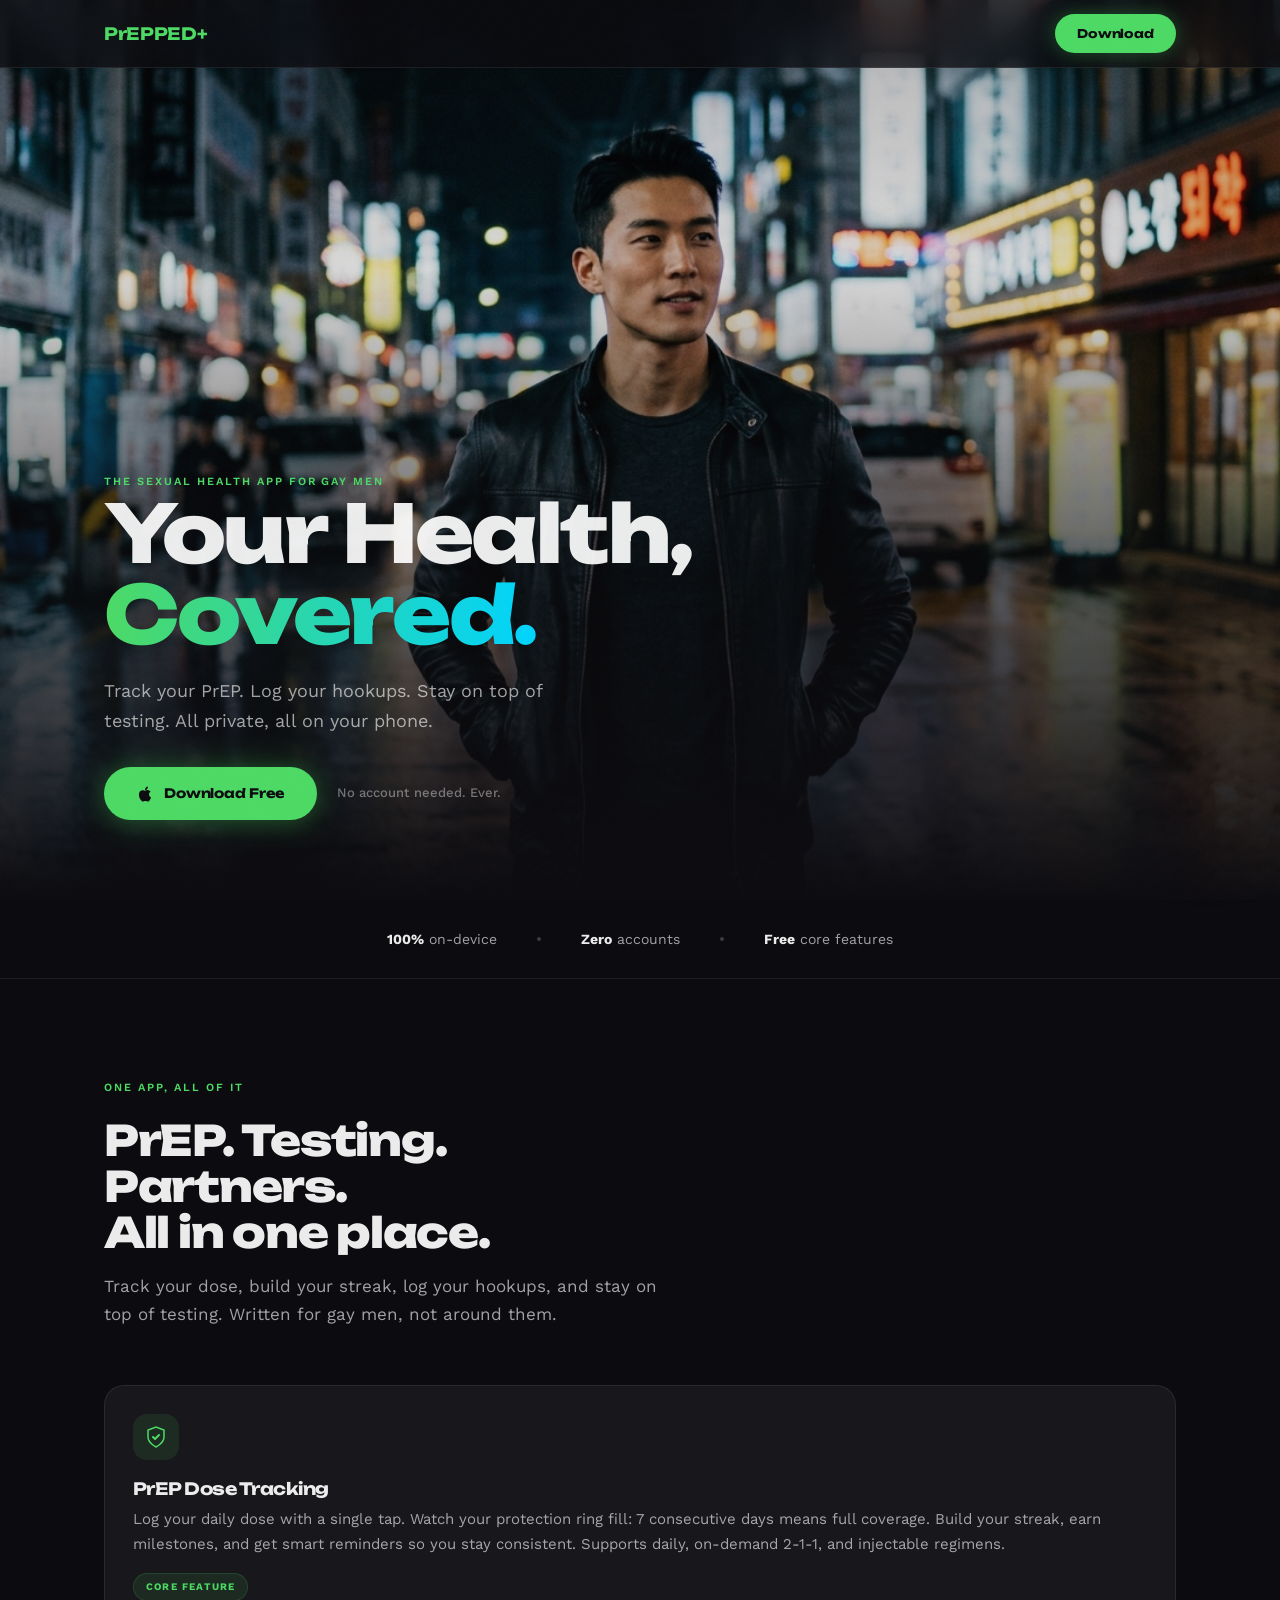
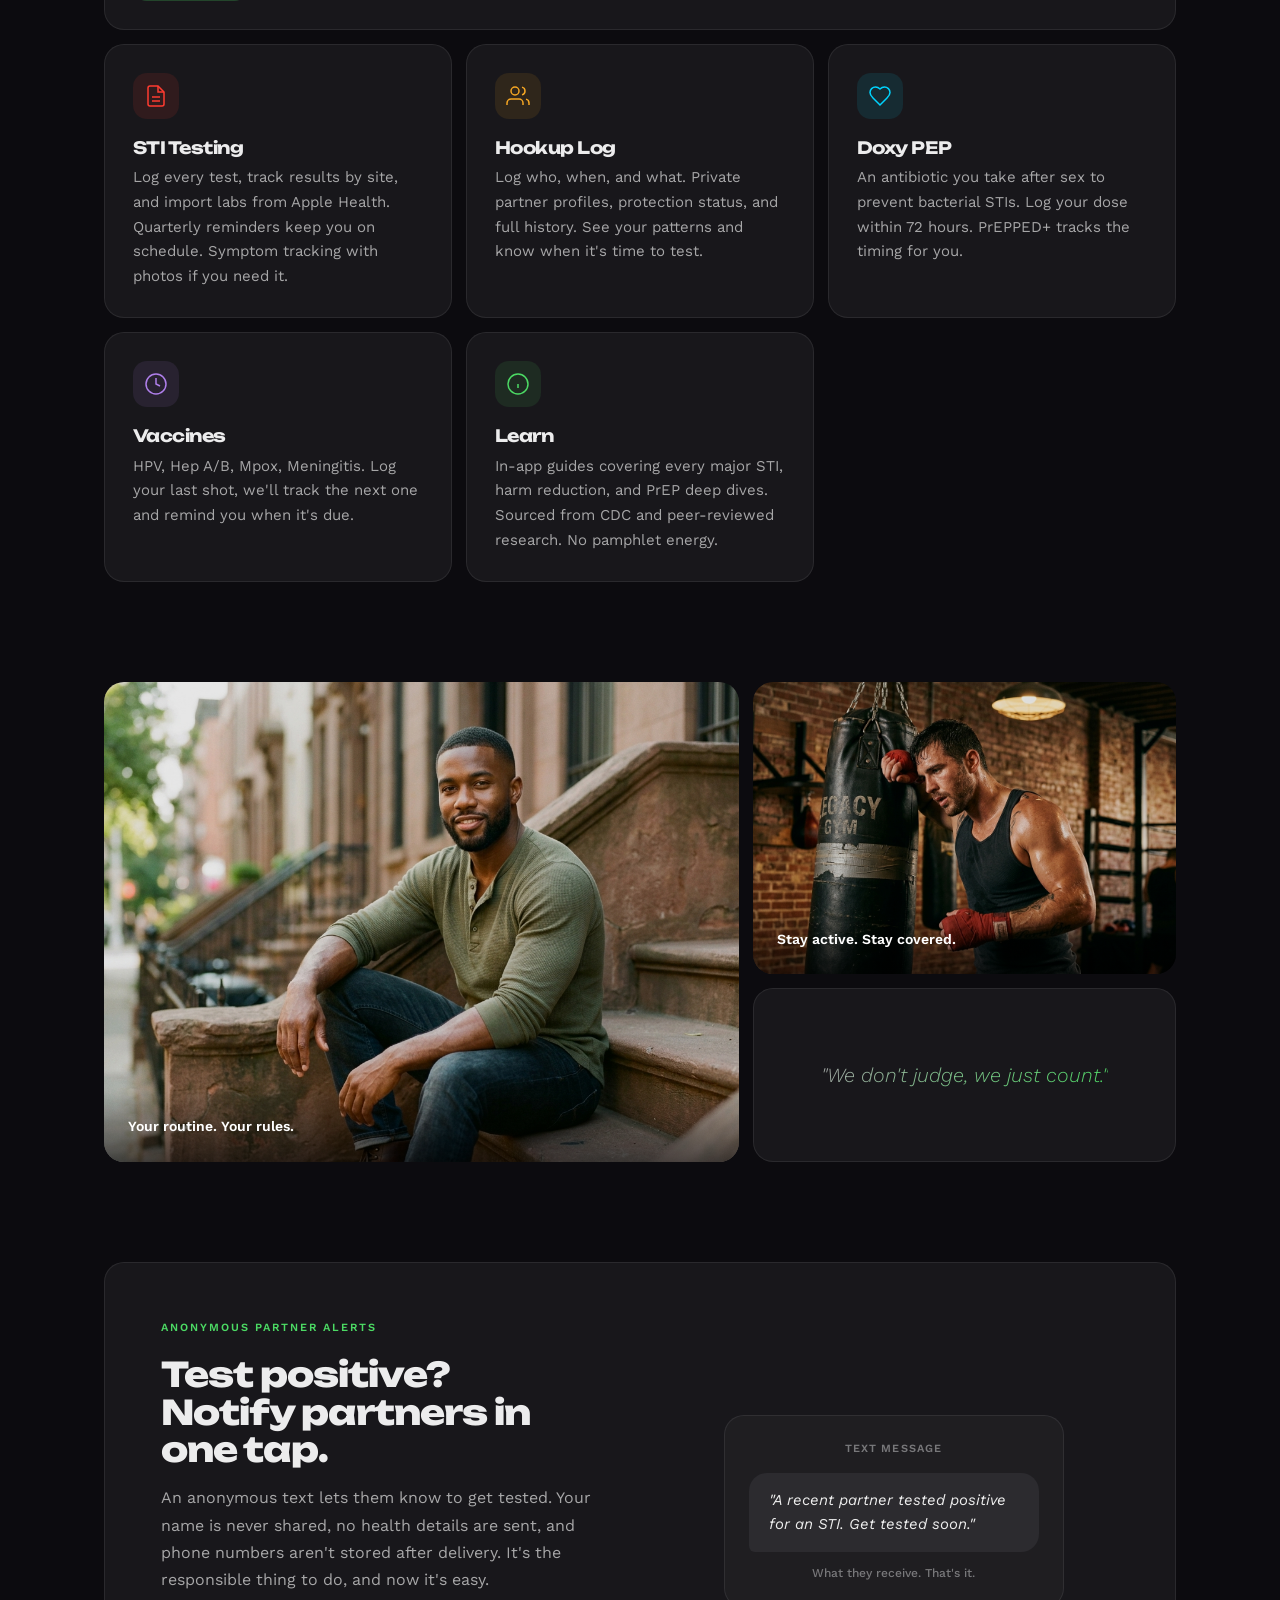
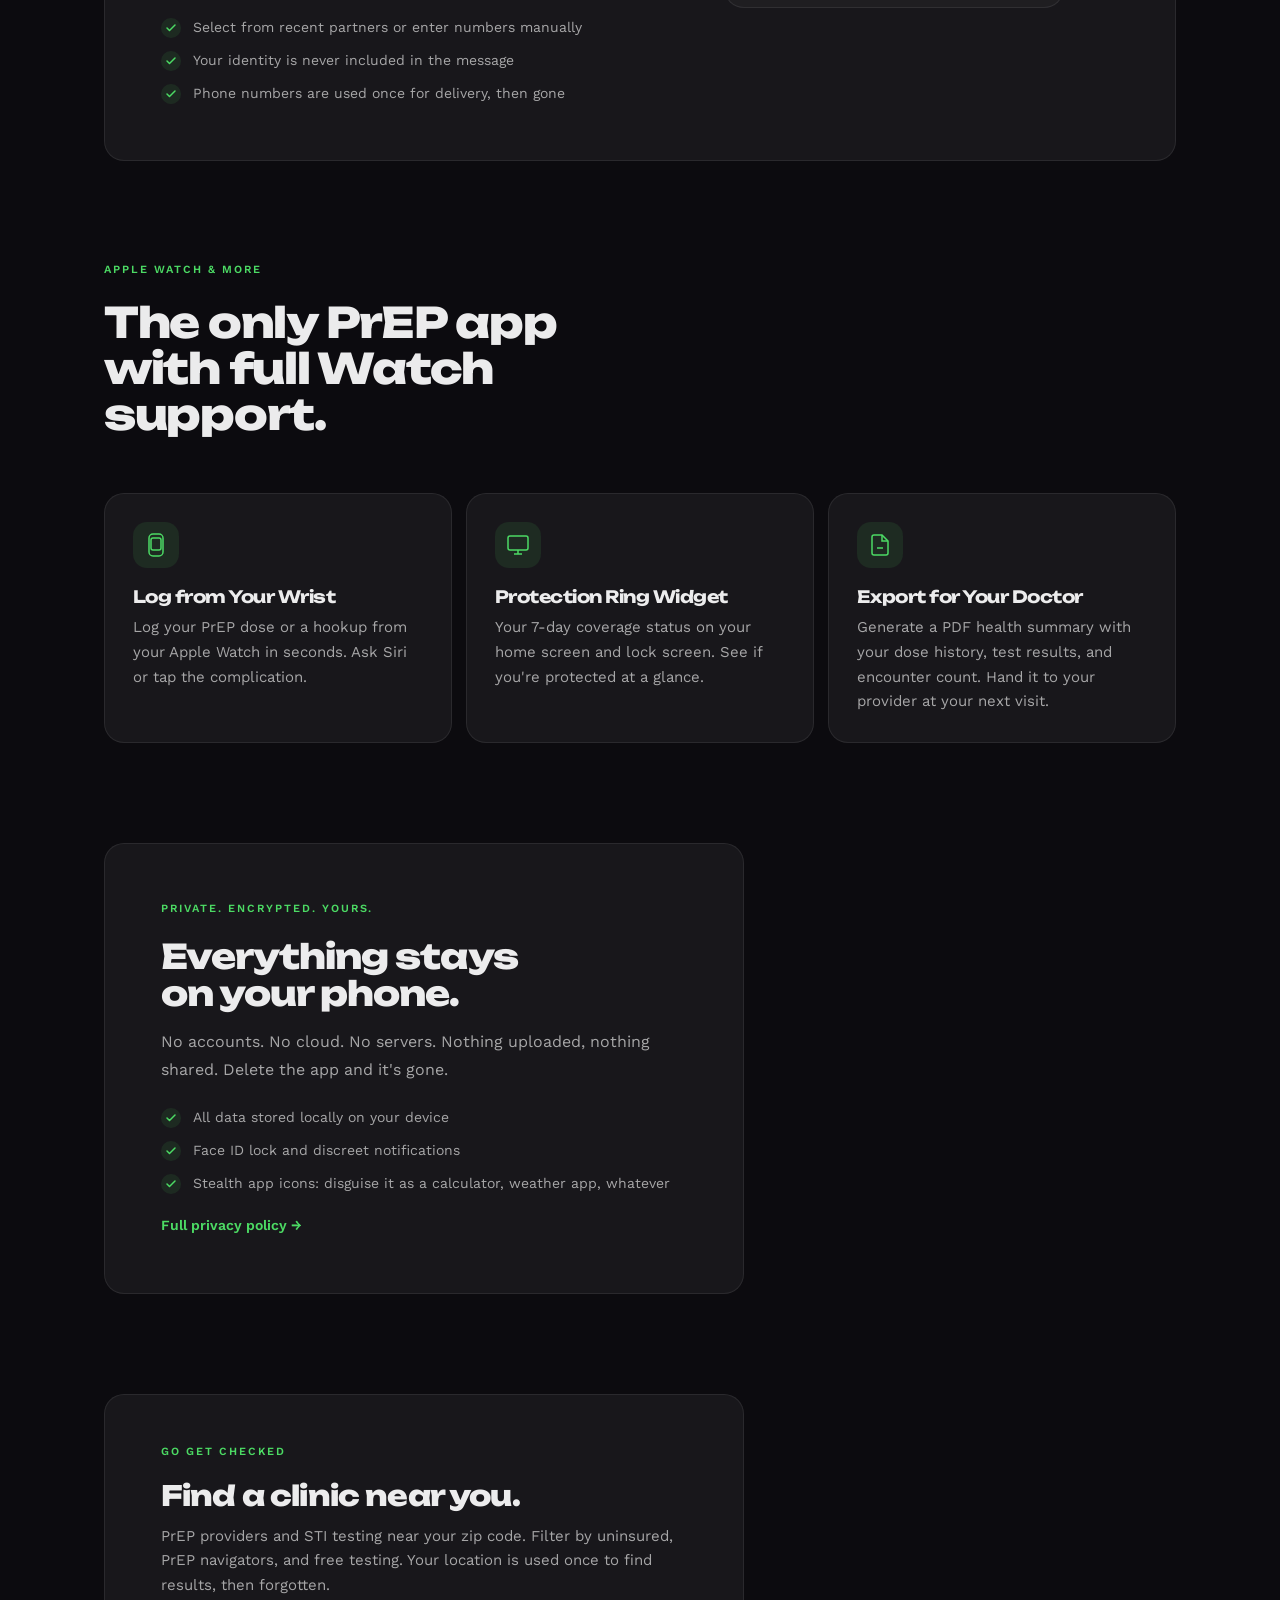
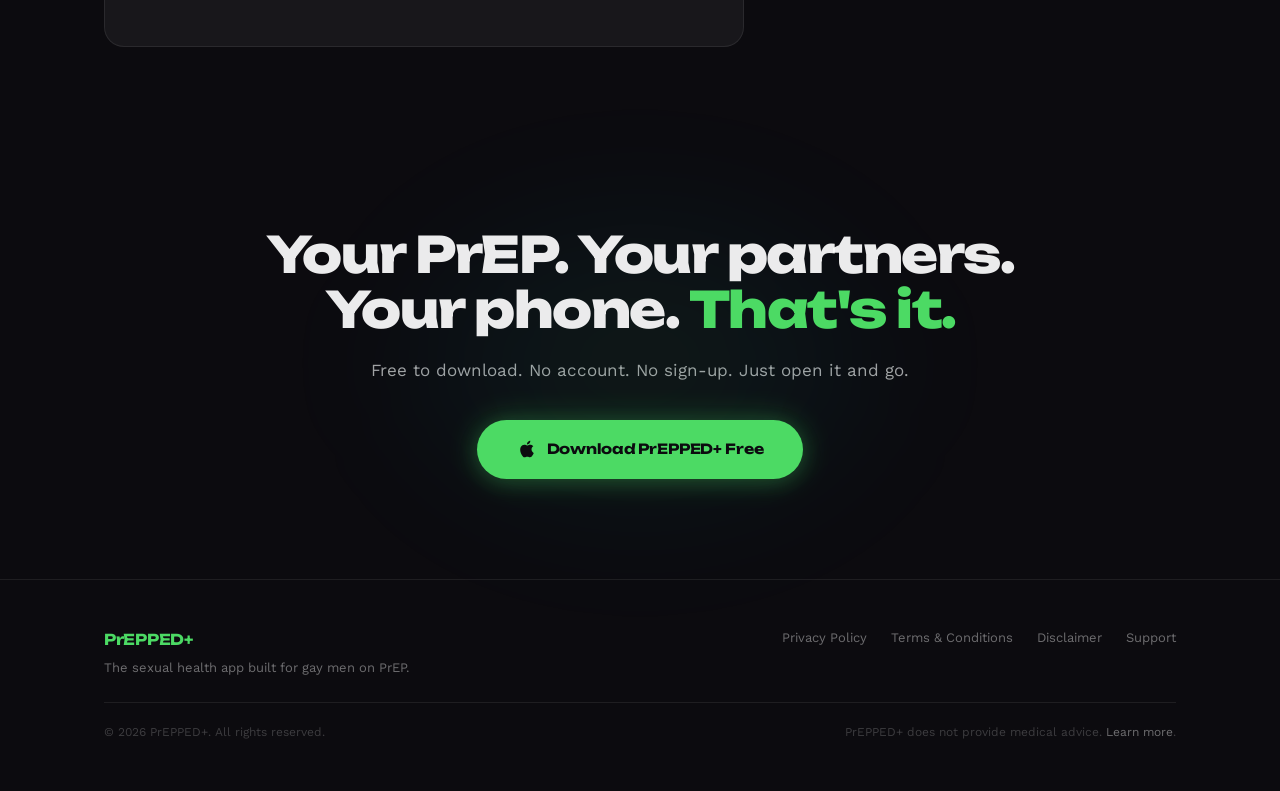
<file: index.html>
<!DOCTYPE html>
<html lang="en">
<head>
    <meta charset="UTF-8">
    <meta name="viewport" content="width=device-width, initial-scale=1.0">
    <title>PrEPPED+ — Your Health, Covered</title>
    <meta name="description" content="PrEPPED+ is the sexual health app built for gay men. Track your PrEP, log your hookups, get tested on schedule. All private, all on your phone.">
    <meta name="theme-color" content="#0F0E11">
    <link rel="preconnect" href="https://fonts.googleapis.com">
    <link rel="preconnect" href="https://fonts.gstatic.com" crossorigin>
    <link href="https://fonts.googleapis.com/css2?family=Unbounded:wght@400;700;800&family=Work+Sans:ital,wght@0,300;0,400;0,500;0,600;0,700;1,400&display=swap" rel="stylesheet">
    <link rel="stylesheet" href="style.css">
</head>
<body>

    <nav>
        <div class="nav-inner">
            <a href="/" class="logo">PrEPPED+</a>
            <a href="#" class="nav-cta">Download</a>
            <button class="mobile-menu-btn" aria-label="Menu">
                <span></span><span></span>
            </button>
        </div>
    </nav>

    <!-- Ambient orbs -->
    <div class="orb orb--1"></div>
    <div class="orb orb--2"></div>
    <div class="orb orb--3"></div>

    <main>

        <!-- ====== HERO: Full-bleed photo with overlay ====== -->
        <section class="hero">
            <div class="hero-photo">
                <img src="images/hero-3.jpg" alt="Man walking confidently through the city at night" fetchpriority="high">
            </div>
            <div class="hero-overlay"></div>
            <div class="hero-content" data-hero>
                <span class="hero-eyebrow">THE SEXUAL HEALTH APP FOR GAY MEN</span>
                <h1>Your Health,<br><span class="accent">Covered.</span></h1>
                <p class="hero-sub">Track your PrEP. Log your hookups. Stay on top of testing. All private, all on your phone.</p>
                <div class="hero-actions">
                    <a href="#" class="btn-primary">
                        <svg width="18" height="18" viewBox="0 0 24 24" fill="currentColor"><path d="M18.71 19.5c-.83 1.24-1.71 2.45-3.05 2.47-1.34.03-1.77-.79-3.29-.79-1.53 0-2 .77-3.27.82-1.31.05-2.3-1.32-3.14-2.53C4.25 17 2.94 12.45 4.7 9.39c.87-1.52 2.43-2.48 4.12-2.51 1.28-.02 2.5.87 3.29.87.78 0 2.26-1.07 3.8-.91.65.03 2.47.26 3.64 1.98-.09.06-2.17 1.28-2.15 3.81.03 3.02 2.65 4.03 2.68 4.04-.03.07-.42 1.44-1.38 2.83M13 3.5c.73-.83 1.94-1.46 2.94-1.5.13 1.17-.34 2.35-1.04 3.19-.69.85-1.83 1.51-2.95 1.42-.15-1.15.41-2.35 1.05-3.11z"/></svg>
                        Download Free
                    </a>
                    <span class="hero-note">No account needed. Ever.</span>
                </div>
            </div>
        </section>

        <!-- ====== TRUST STRIP ====== -->
        <section class="trust-strip" data-animate>
            <div class="trust-inner">
                <div class="trust-item">
                    <strong>100%</strong> on-device
                </div>
                <div class="trust-sep"></div>
                <div class="trust-item">
                    <strong>Zero</strong> accounts
                </div>
                <div class="trust-sep"></div>
                <div class="trust-item">
                    <strong>Free</strong> core features
                </div>
            </div>
        </section>

        <!-- ====== FEATURES OVERVIEW ====== -->
        <section class="features" data-animate>
            <div class="section-intro">
                <span class="eyebrow">ONE APP, ALL OF IT</span>
                <h2>PrEP. Testing. Partners.<br>All in one place.</h2>
                <p>Track your dose, build your streak, log your hookups, and stay on top of testing. Written for gay men, not around them.</p>
            </div>
            <div class="feature-grid">
                <div class="f-card f-card--hero" data-animate>
                    <div class="f-icon" style="--c: var(--green)">
                        <svg width="24" height="24" viewBox="0 0 24 24" fill="none" stroke="currentColor" stroke-width="1.5"><path d="M12 22s8-4 8-10V5l-8-3-8 3v7c0 6 8 10 8 10z"/><path d="M9 12l2 2 4-4" stroke-width="2" stroke-linecap="round" stroke-linejoin="round"/></svg>
                    </div>
                    <h3>PrEP Dose Tracking</h3>
                    <p>Log your daily dose with a single tap. Watch your protection ring fill: 7 consecutive days means full coverage. Build your streak, earn milestones, and get smart reminders so you stay consistent. Supports daily, on-demand 2-1-1, and injectable regimens.</p>
                    <span class="f-badge">Core Feature</span>
                </div>
                <div class="f-card" data-animate>
                    <div class="f-icon" style="--c: var(--red)">
                        <svg width="24" height="24" viewBox="0 0 24 24" fill="none" stroke="currentColor" stroke-width="1.5"><path d="M14 2H6a2 2 0 0 0-2 2v16a2 2 0 0 0 2 2h12a2 2 0 0 0 2-2V8z"/><polyline points="14 2 14 8 20 8"/><line x1="16" y1="13" x2="8" y2="13"/><line x1="16" y1="17" x2="8" y2="17"/></svg>
                    </div>
                    <h3>STI Testing</h3>
                    <p>Log every test, track results by site, and import labs from Apple Health. Quarterly reminders keep you on schedule. Symptom tracking with photos if you need it.</p>
                </div>
                <div class="f-card" data-animate>
                    <div class="f-icon" style="--c: var(--amber)">
                        <svg width="24" height="24" viewBox="0 0 24 24" fill="none" stroke="currentColor" stroke-width="1.5"><path d="M17 21v-2a4 4 0 0 0-4-4H5a4 4 0 0 0-4 4v2"/><circle cx="9" cy="7" r="4"/><path d="M23 21v-2a4 4 0 0 0-3-3.87"/><path d="M16 3.13a4 4 0 0 1 0 7.75"/></svg>
                    </div>
                    <h3>Hookup Log</h3>
                    <p>Log who, when, and what. Private partner profiles, protection status, and full history. See your patterns and know when it's time to test.</p>
                </div>
                <div class="f-card" data-animate>
                    <div class="f-icon" style="--c: var(--cyan)">
                        <svg width="24" height="24" viewBox="0 0 24 24" fill="none" stroke="currentColor" stroke-width="1.5"><path d="M19 14c1.49-1.46 3-3.21 3-5.5A5.5 5.5 0 0 0 16.5 3c-1.76 0-3 .5-4.5 2-1.5-1.5-2.74-2-4.5-2A5.5 5.5 0 0 0 2 8.5c0 2.3 1.5 4.05 3 5.5l7 7Z"/></svg>
                    </div>
                    <h3>Doxy PEP</h3>
                    <p>An antibiotic you take after sex to prevent bacterial STIs. Log your dose within 72 hours. PrEPPED+ tracks the timing for you.</p>
                </div>
                <div class="f-card" data-animate>
                    <div class="f-icon" style="--c: var(--purple)">
                        <svg width="24" height="24" viewBox="0 0 24 24" fill="none" stroke="currentColor" stroke-width="1.5"><circle cx="12" cy="12" r="10"/><path d="M12 6v6l4 2"/></svg>
                    </div>
                    <h3>Vaccines</h3>
                    <p>HPV, Hep A/B, Mpox, Meningitis. Log your last shot, we'll track the next one and remind you when it's due.</p>
                </div>
                <div class="f-card" data-animate>
                    <div class="f-icon" style="--c: var(--green)">
                        <svg width="24" height="24" viewBox="0 0 24 24" fill="none" stroke="currentColor" stroke-width="1.5"><circle cx="12" cy="12" r="10"/><path d="M12 16v-4"/><path d="M12 8h.01"/></svg>
                    </div>
                    <h3>Learn</h3>
                    <p>In-app guides covering every major STI, harm reduction, and PrEP deep dives. Sourced from CDC and peer-reviewed research. No pamphlet energy.</p>
                </div>
            </div>
        </section>

        <!-- ====== LIFESTYLE EDITORIAL BREAK ====== -->
        <section class="editorial" data-animate>
            <div class="editorial-grid">
                <div class="editorial-photo editorial-photo--tall">
                    <img src="images/hero-1.jpg" alt="Man sitting on brownstone steps in morning light" loading="lazy">
                    <div class="editorial-caption">Your routine. Your rules.</div>
                </div>
                <div class="editorial-photo">
                    <img src="images/hero-2.jpg" alt="Man training at a boxing gym" loading="lazy">
                    <div class="editorial-caption">Stay active. Stay covered.</div>
                </div>
                <div class="editorial-pull">
                    <blockquote>"We don't judge, we just count."</blockquote>
                </div>
            </div>
        </section>

        <!-- ====== PARTNER NOTIFICATIONS ====== -->
        <section class="spotlight" data-animate>
            <div class="spotlight-inner">
                <div class="spotlight-text">
                    <span class="eyebrow">ANONYMOUS PARTNER ALERTS</span>
                    <h2>Test positive?<br>Notify partners in one tap.</h2>
                    <p>An anonymous text lets them know to get tested. Your name is never shared, no health details are sent, and phone numbers aren't stored after delivery. It's the responsible thing to do, and now it's easy.</p>
                    <ul class="check-list">
                        <li>Select from recent partners or enter numbers manually</li>
                        <li>Your identity is never included in the message</li>
                        <li>Phone numbers are used once for delivery, then gone</li>
                    </ul>
                </div>
                <div class="spotlight-visual">
                    <div class="sms-mock">
                        <div class="sms-header">Text Message</div>
                        <div class="sms-bubble">
                            "A recent partner tested positive for an STI. Get tested soon."
                        </div>
                        <div class="sms-footer">What they receive. That's it.</div>
                    </div>
                </div>
            </div>
        </section>


        <!-- ====== APPLE WATCH + MORE ====== -->
        <section class="extras" data-animate>
            <div class="section-intro">
                <span class="eyebrow">APPLE WATCH & MORE</span>
                <h2>The only PrEP app<br>with full Watch support.</h2>
            </div>
            <div class="extras-grid">
                <div class="f-card" data-animate>
                    <div class="f-icon" style="--c: var(--green)">
                        <svg width="24" height="24" viewBox="0 0 24 24" fill="none" stroke="currentColor" stroke-width="1.5"><rect x="5" y="1" width="14" height="22" rx="4"/><rect x="7" y="5" width="10" height="12" rx="2"/></svg>
                    </div>
                    <h3>Log from Your Wrist</h3>
                    <p>Log your PrEP dose or a hookup from your Apple Watch in seconds. Ask Siri or tap the complication.</p>
                </div>
                <div class="f-card" data-animate>
                    <div class="f-icon" style="--c: var(--green)">
                        <svg width="24" height="24" viewBox="0 0 24 24" fill="none" stroke="currentColor" stroke-width="1.5"><rect x="2" y="3" width="20" height="14" rx="2"/><line x1="8" y1="21" x2="16" y2="21"/><line x1="12" y1="17" x2="12" y2="21"/></svg>
                    </div>
                    <h3>Protection Ring Widget</h3>
                    <p>Your 7-day coverage status on your home screen and lock screen. See if you're protected at a glance.</p>
                </div>
                <div class="f-card" data-animate>
                    <div class="f-icon" style="--c: var(--green)">
                        <svg width="24" height="24" viewBox="0 0 24 24" fill="none" stroke="currentColor" stroke-width="1.5"><path d="M14 2H6a2 2 0 0 0-2 2v16a2 2 0 0 0 2 2h12a2 2 0 0 0 2-2V8z"/><polyline points="14 2 14 8 20 8"/><path d="M9 15h6"/></svg>
                    </div>
                    <h3>Export for Your Doctor</h3>
                    <p>Generate a PDF health summary with your dose history, test results, and encounter count. Hand it to your provider at your next visit.</p>
                </div>
            </div>
        </section>

        <!-- ====== PRIVACY (compact) ====== -->
        <section class="privacy" data-animate>
            <div class="privacy-inner">
                <div class="privacy-text">
                    <span class="eyebrow">PRIVATE. ENCRYPTED. YOURS.</span>
                    <h2>Everything stays<br>on your phone.</h2>
                    <p>No accounts. No cloud. No servers. Nothing uploaded, nothing shared. Delete the app and it's gone.</p>
                    <ul class="check-list">
                        <li>All data stored locally on your device</li>
                        <li>Face ID lock and discreet notifications</li>
                        <li>Stealth app icons: disguise it as a calculator, weather app, whatever</li>
                    </ul>
                    <a href="/privacy.html" class="text-link">Full privacy policy &rarr;</a>
                </div>
            </div>
        </section>

        <!-- ====== FIND CARE ====== -->
        <section class="find-care" data-animate>
            <div class="find-care-inner">
                <span class="eyebrow">GO GET CHECKED</span>
                <h2>Find a clinic near you.</h2>
                <p>PrEP providers and STI testing near your zip code. Filter by uninsured, PrEP navigators, and free testing. Your location is used once to find results, then forgotten.</p>
            </div>
        </section>

        <!-- ====== FINAL CTA ====== -->
        <section class="cta" data-animate>
            <h2>Your PrEP. Your partners.<br>Your phone. <span class="accent">That's it.</span></h2>
            <p>Free to download. No account. No sign-up. Just open it and go.</p>
            <a href="#" class="btn-primary btn-large">
                <svg width="20" height="20" viewBox="0 0 24 24" fill="currentColor"><path d="M18.71 19.5c-.83 1.24-1.71 2.45-3.05 2.47-1.34.03-1.77-.79-3.29-.79-1.53 0-2 .77-3.27.82-1.31.05-2.3-1.32-3.14-2.53C4.25 17 2.94 12.45 4.7 9.39c.87-1.52 2.43-2.48 4.12-2.51 1.28-.02 2.5.87 3.29.87.78 0 2.26-1.07 3.8-.91.65.03 2.47.26 3.64 1.98-.09.06-2.17 1.28-2.15 3.81.03 3.02 2.65 4.03 2.68 4.04-.03.07-.42 1.44-1.38 2.83M13 3.5c.73-.83 1.94-1.46 2.94-1.5.13 1.17-.34 2.35-1.04 3.19-.69.85-1.83 1.51-2.95 1.42-.15-1.15.41-2.35 1.05-3.11z"/></svg>
                Download PrEPPED+ Free
            </a>
        </section>

    </main>

    <footer>
        <div class="footer-inner">
            <div class="footer-brand">
                <span class="logo">PrEPPED+</span>
                <p>The sexual health app built for gay men on PrEP.</p>
            </div>
            <div class="footer-links">
                <a href="/privacy.html">Privacy Policy</a>
                <a href="/terms.html">Terms &amp; Conditions</a>
                <a href="/disclaimer.html">Disclaimer</a>
                <a href="/support.html">Support</a>
            </div>
            <div class="footer-legal">
                <p>&copy; 2026 PrEPPED+. All rights reserved.</p>
                <p>PrEPPED+ does not provide medical advice. <a href="/disclaimer.html">Learn more</a>.</p>
            </div>
        </div>
    </footer>

    <script>
    // Scroll animations
    const io = new IntersectionObserver((entries) => {
        entries.forEach(e => {
            if (e.isIntersecting) { e.target.classList.add('visible'); io.unobserve(e.target); }
        });
    }, { threshold: 0.08, rootMargin: '0px 0px -60px 0px' });
    document.querySelectorAll('[data-animate]').forEach(el => io.observe(el));

    // Hero stagger entrance
    window.addEventListener('load', () => document.body.classList.add('loaded'));

    // Hero parallax on mouse move
    const heroPhoto = document.querySelector('.hero-photo img');
    const hero = document.querySelector('.hero');
    if (hero && heroPhoto) {
        hero.addEventListener('mousemove', (e) => {
            const rect = hero.getBoundingClientRect();
            const x = (e.clientX - rect.left) / rect.width - 0.5;
            const y = (e.clientY - rect.top) / rect.height - 0.5;
            heroPhoto.style.transform = `scale(1.05) translate(${x * -15}px, ${y * -10}px)`;
        });
        hero.addEventListener('mouseleave', () => {
            heroPhoto.style.transform = '';
        });
    }

    // Card tilt on hover
    document.querySelectorAll('.f-card').forEach(card => {
        card.addEventListener('mousemove', (e) => {
            const rect = card.getBoundingClientRect();
            const x = (e.clientX - rect.left) / rect.width - 0.5;
            const y = (e.clientY - rect.top) / rect.height - 0.5;
            card.style.transform = `translateY(-4px) perspective(800px) rotateY(${x * 5}deg) rotateX(${-y * 5}deg)`;
        });
        card.addEventListener('mouseleave', () => {
            card.style.transform = '';
        });
    });

    // Parallax orbs on scroll
    window.addEventListener('scroll', () => {
        const s = window.scrollY;
        document.querySelectorAll('.orb').forEach((orb, i) => {
            const speed = 0.03 + i * 0.015;
            orb.style.transform = `translateY(${s * speed}px)`;
        });
    }, { passive: true });

    // Nav background darken on scroll
    const nav = document.querySelector('nav');
    window.addEventListener('scroll', () => {
        nav.style.background = window.scrollY > 100
            ? 'rgba(12,11,15,0.92)'
            : 'rgba(12,11,15,0.75)';
    }, { passive: true });
    </script>
</body>
</html>
</file>
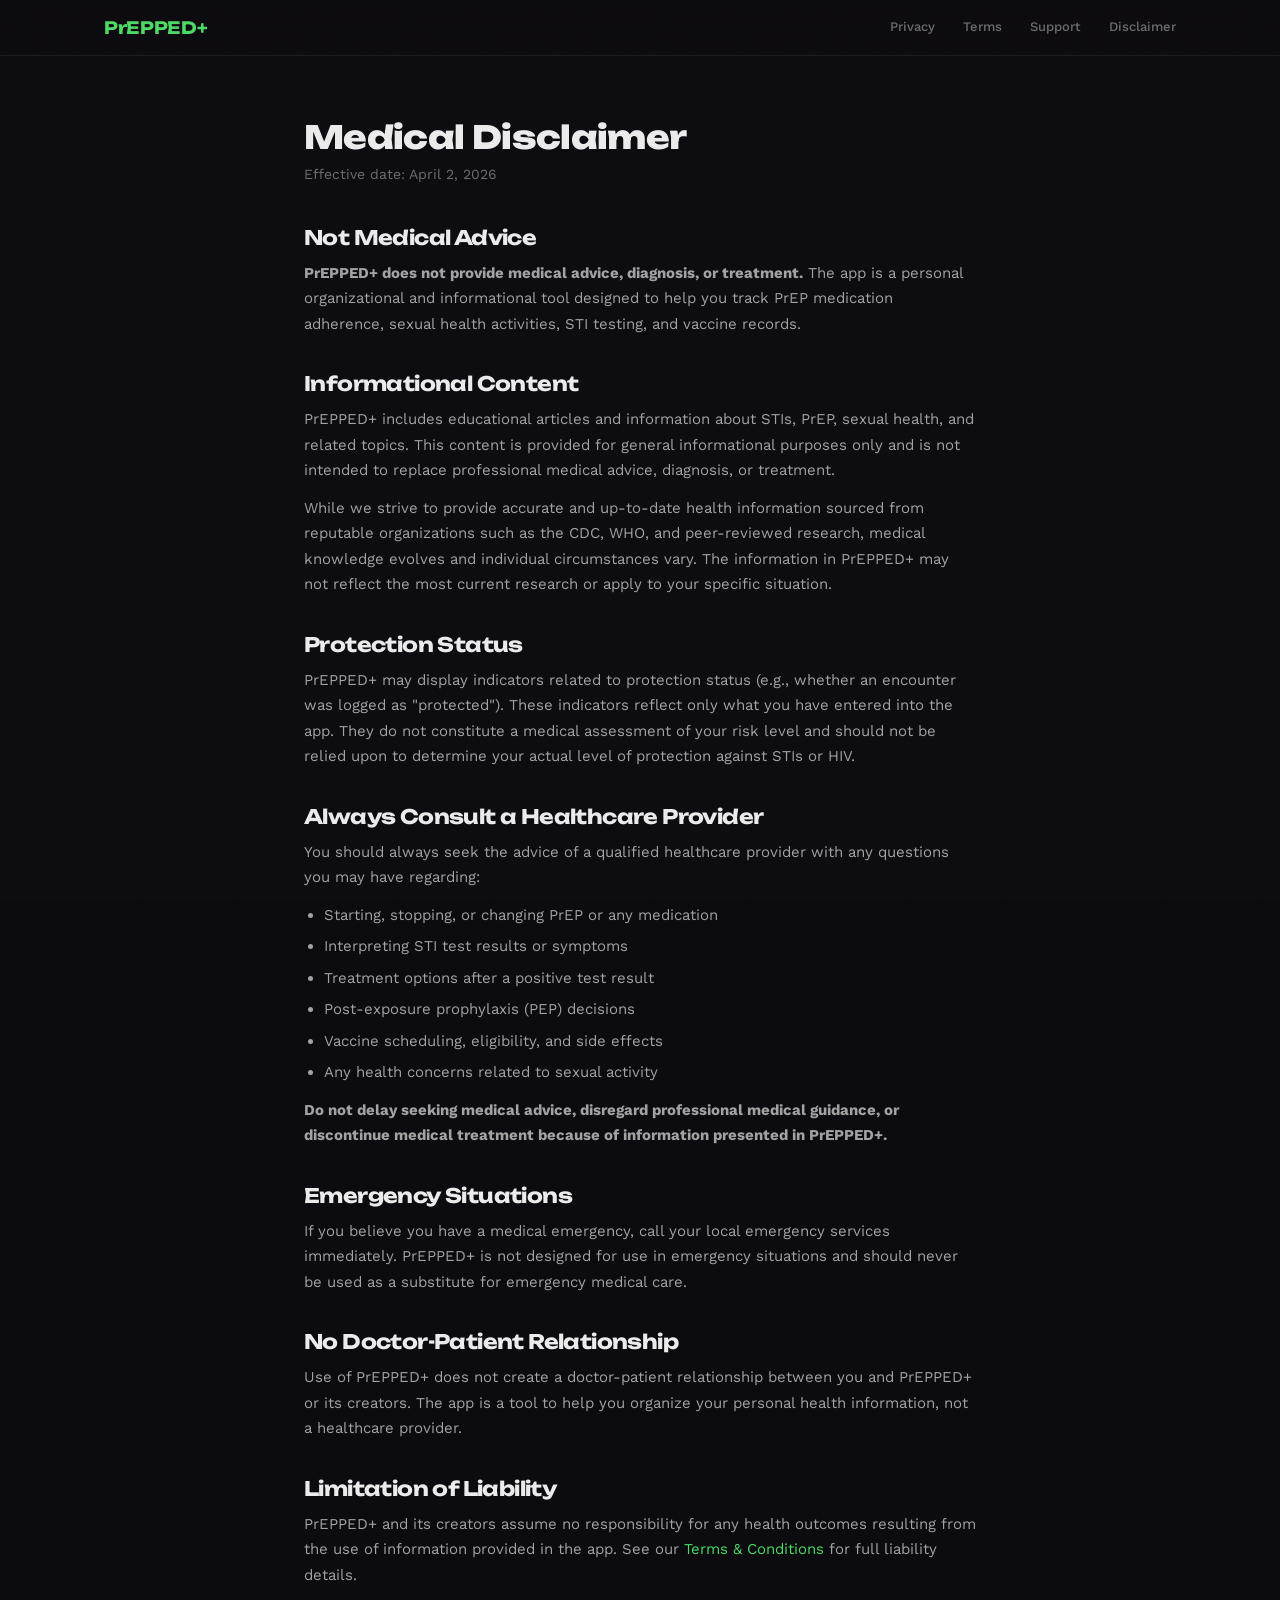
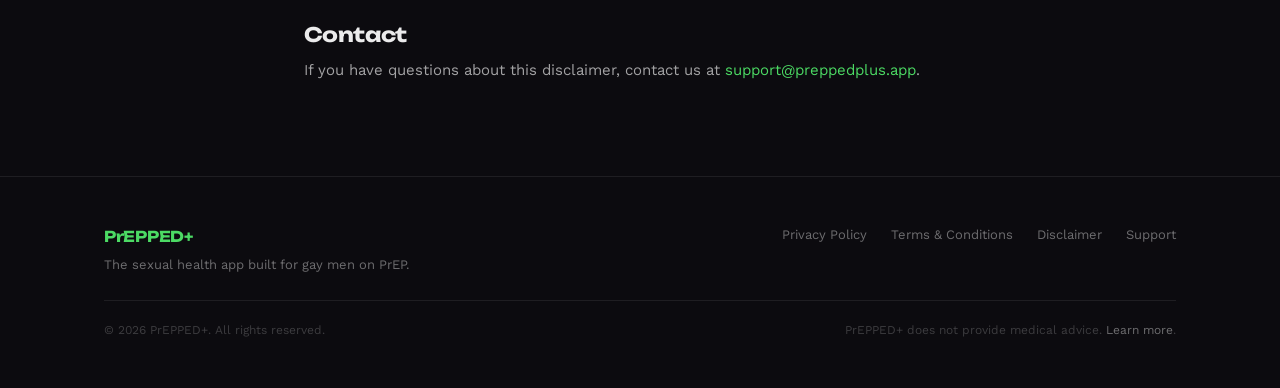
<file: disclaimer.html>
<!DOCTYPE html>
<html lang="en">
<head>
    <meta charset="UTF-8">
    <meta name="viewport" content="width=device-width, initial-scale=1.0">
    <title>Medical Disclaimer — PrEPPED+</title>
    <meta name="description" content="PrEPPED+ medical disclaimer. This app does not provide medical advice, diagnosis, or treatment.">
    <meta name="theme-color" content="#0F0E11">
    <link rel="preconnect" href="https://fonts.googleapis.com">
    <link rel="preconnect" href="https://fonts.gstatic.com" crossorigin>
    <link href="https://fonts.googleapis.com/css2?family=Unbounded:wght@700;800&family=Work+Sans:wght@400;500;600;700&display=swap" rel="stylesheet">
    <link rel="stylesheet" href="style.css">
</head>
<body>
    <nav>
        <div class="nav-inner">
            <a href="/" class="logo">PrEPPED+</a>
            <div class="nav-links">
                <a href="/privacy.html">Privacy</a>
                <a href="/terms.html">Terms</a>
                <a href="/support.html">Support</a>
                <a href="/disclaimer.html">Disclaimer</a>
            </div>
        </div>
    </nav>

    <main style="padding-top: 72px;">
        <article class="legal">
            <h1>Medical Disclaimer</h1>
            <p class="effective-date">Effective date: April 2, 2026</p>

            <h2>Not Medical Advice</h2>
            <p><strong>PrEPPED+ does not provide medical advice, diagnosis, or treatment.</strong> The app is a personal organizational and informational tool designed to help you track PrEP medication adherence, sexual health activities, STI testing, and vaccine records.</p>

            <h2>Informational Content</h2>
            <p>PrEPPED+ includes educational articles and information about STIs, PrEP, sexual health, and related topics. This content is provided for general informational purposes only and is not intended to replace professional medical advice, diagnosis, or treatment.</p>
            <p>While we strive to provide accurate and up-to-date health information sourced from reputable organizations such as the CDC, WHO, and peer-reviewed research, medical knowledge evolves and individual circumstances vary. The information in PrEPPED+ may not reflect the most current research or apply to your specific situation.</p>

            <h2>Protection Status</h2>
            <p>PrEPPED+ may display indicators related to protection status (e.g., whether an encounter was logged as "protected"). These indicators reflect only what you have entered into the app. They do not constitute a medical assessment of your risk level and should not be relied upon to determine your actual level of protection against STIs or HIV.</p>

            <h2>Always Consult a Healthcare Provider</h2>
            <p>You should always seek the advice of a qualified healthcare provider with any questions you may have regarding:</p>
            <ul>
                <li>Starting, stopping, or changing PrEP or any medication</li>
                <li>Interpreting STI test results or symptoms</li>
                <li>Treatment options after a positive test result</li>
                <li>Post-exposure prophylaxis (PEP) decisions</li>
                <li>Vaccine scheduling, eligibility, and side effects</li>
                <li>Any health concerns related to sexual activity</li>
            </ul>
            <p><strong>Do not delay seeking medical advice, disregard professional medical guidance, or discontinue medical treatment because of information presented in PrEPPED+.</strong></p>

            <h2>Emergency Situations</h2>
            <p>If you believe you have a medical emergency, call your local emergency services immediately. PrEPPED+ is not designed for use in emergency situations and should never be used as a substitute for emergency medical care.</p>

            <h2>No Doctor-Patient Relationship</h2>
            <p>Use of PrEPPED+ does not create a doctor-patient relationship between you and PrEPPED+ or its creators. The app is a tool to help you organize your personal health information, not a healthcare provider.</p>

            <h2>Limitation of Liability</h2>
            <p>PrEPPED+ and its creators assume no responsibility for any health outcomes resulting from the use of information provided in the app. See our <a href="/terms.html">Terms &amp; Conditions</a> for full liability details.</p>

            <h2>Contact</h2>
            <p>If you have questions about this disclaimer, contact us at <a href="mailto:support@preppedplus.app">support@preppedplus.app</a>.</p>
        </article>
    </main>

    <footer>
        <div class="footer-inner">
            <div class="footer-brand">
                <span class="logo">PrEPPED+</span>
                <p>The sexual health app built for gay men on PrEP.</p>
            </div>
            <div class="footer-links">
                <a href="/privacy.html">Privacy Policy</a>
                <a href="/terms.html">Terms &amp; Conditions</a>
                <a href="/disclaimer.html">Disclaimer</a>
                <a href="/support.html">Support</a>
            </div>
            <div class="footer-legal">
                <p>&copy; 2026 PrEPPED+. All rights reserved.</p>
                <p>PrEPPED+ does not provide medical advice. <a href="/disclaimer.html">Learn more</a>.</p>
            </div>
        </div>
    </footer>
</body>
</html>
</file>
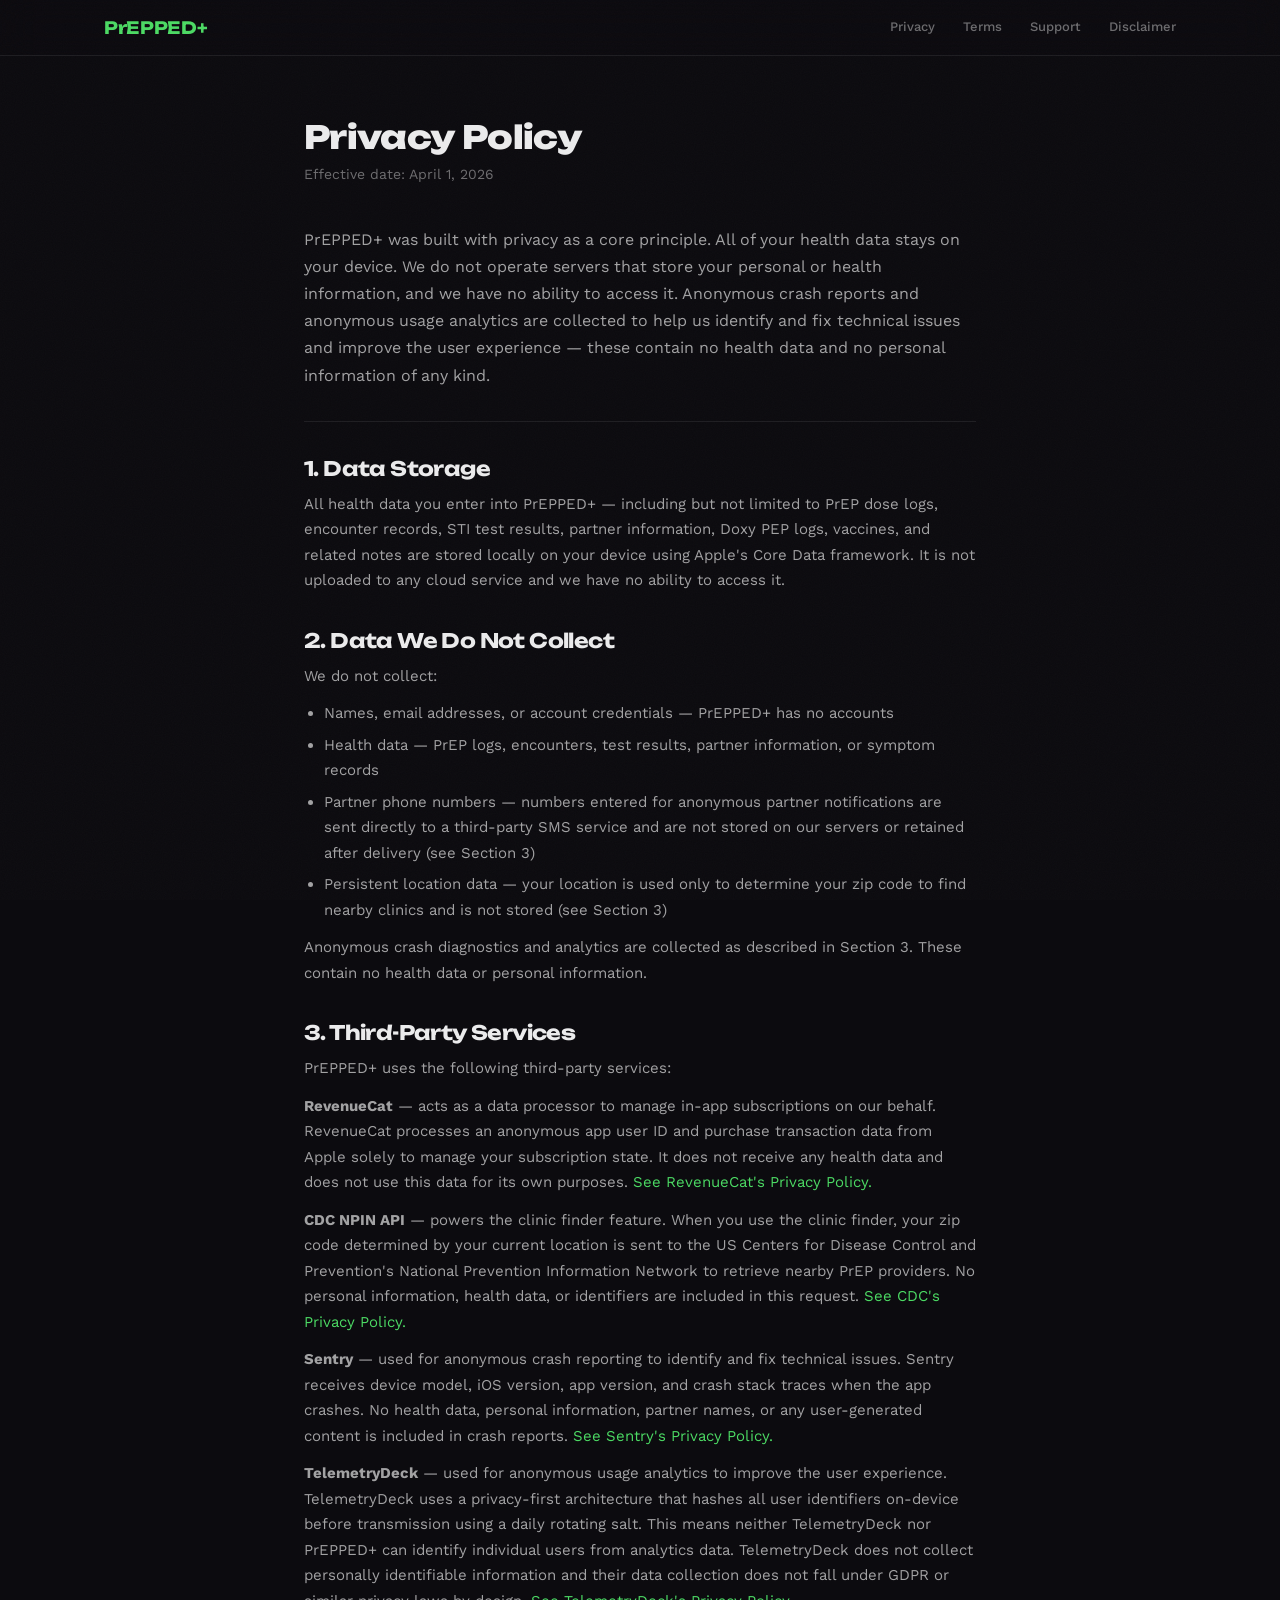
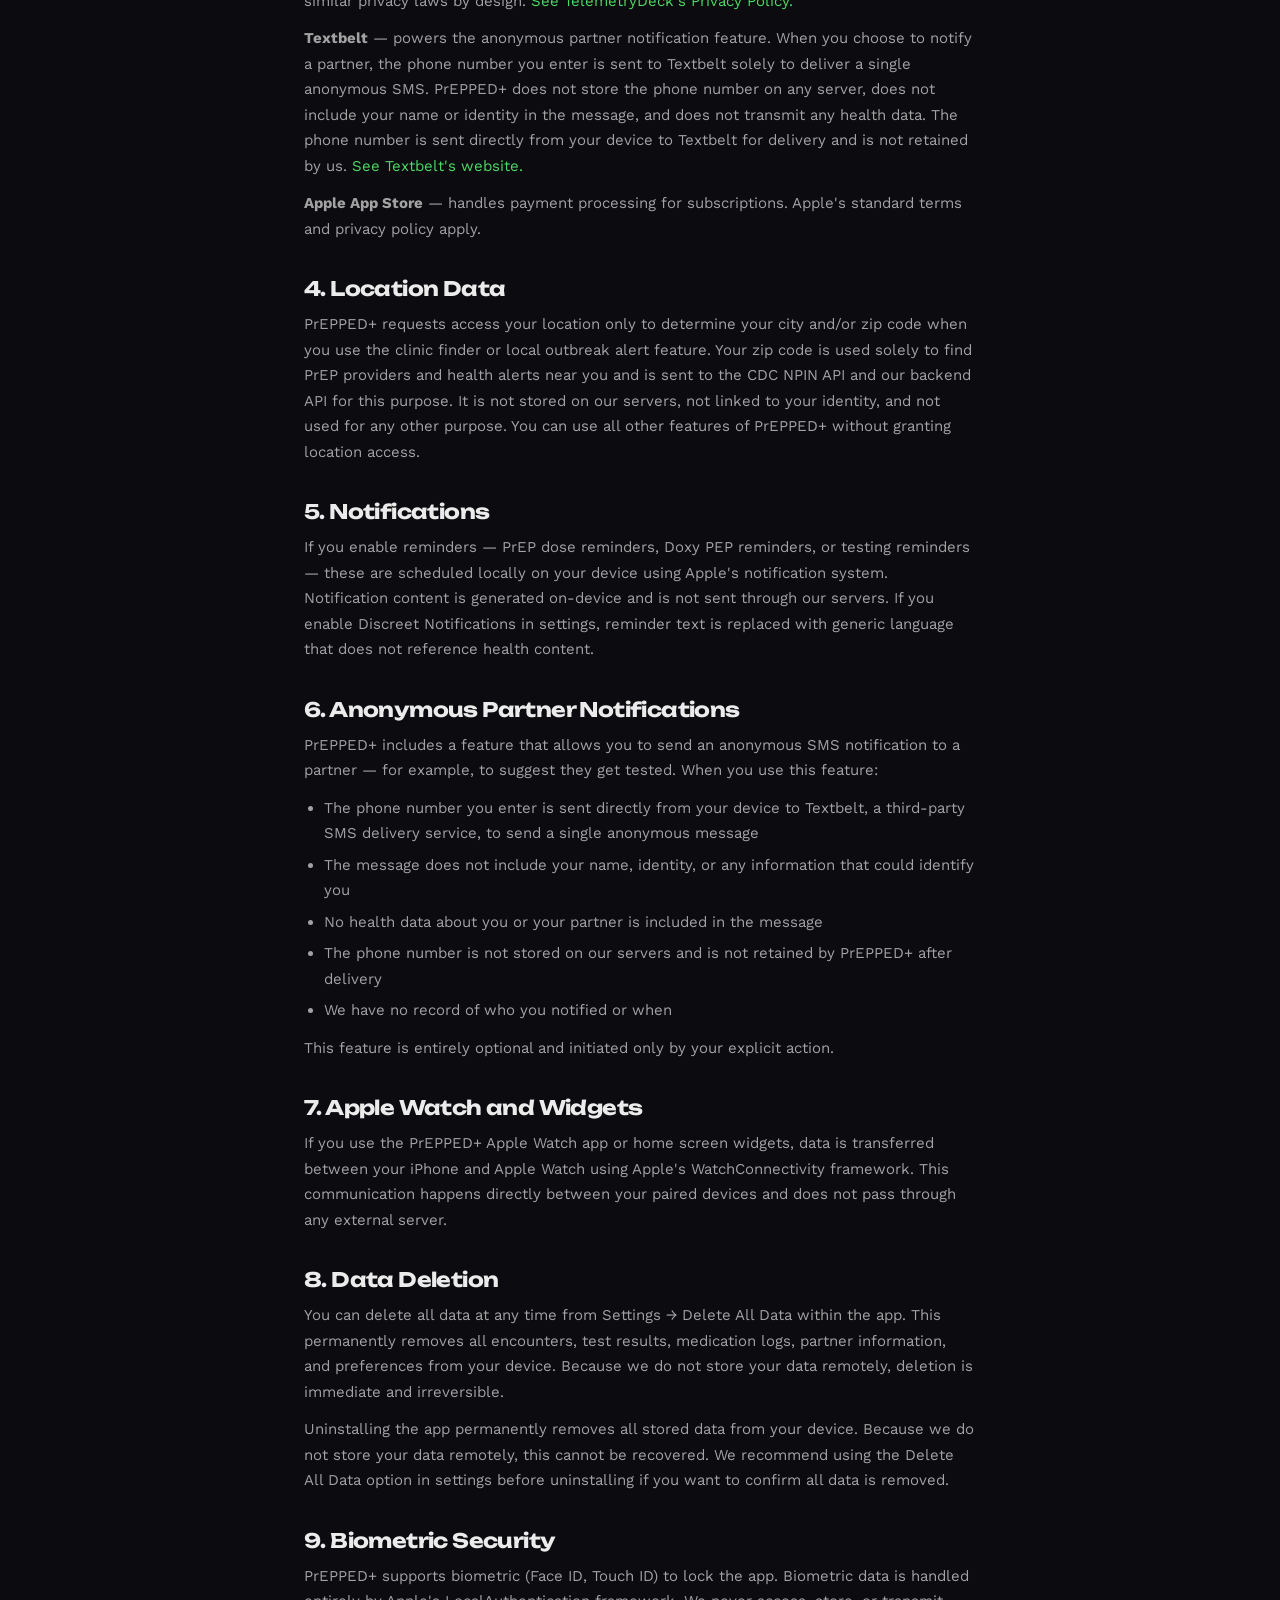
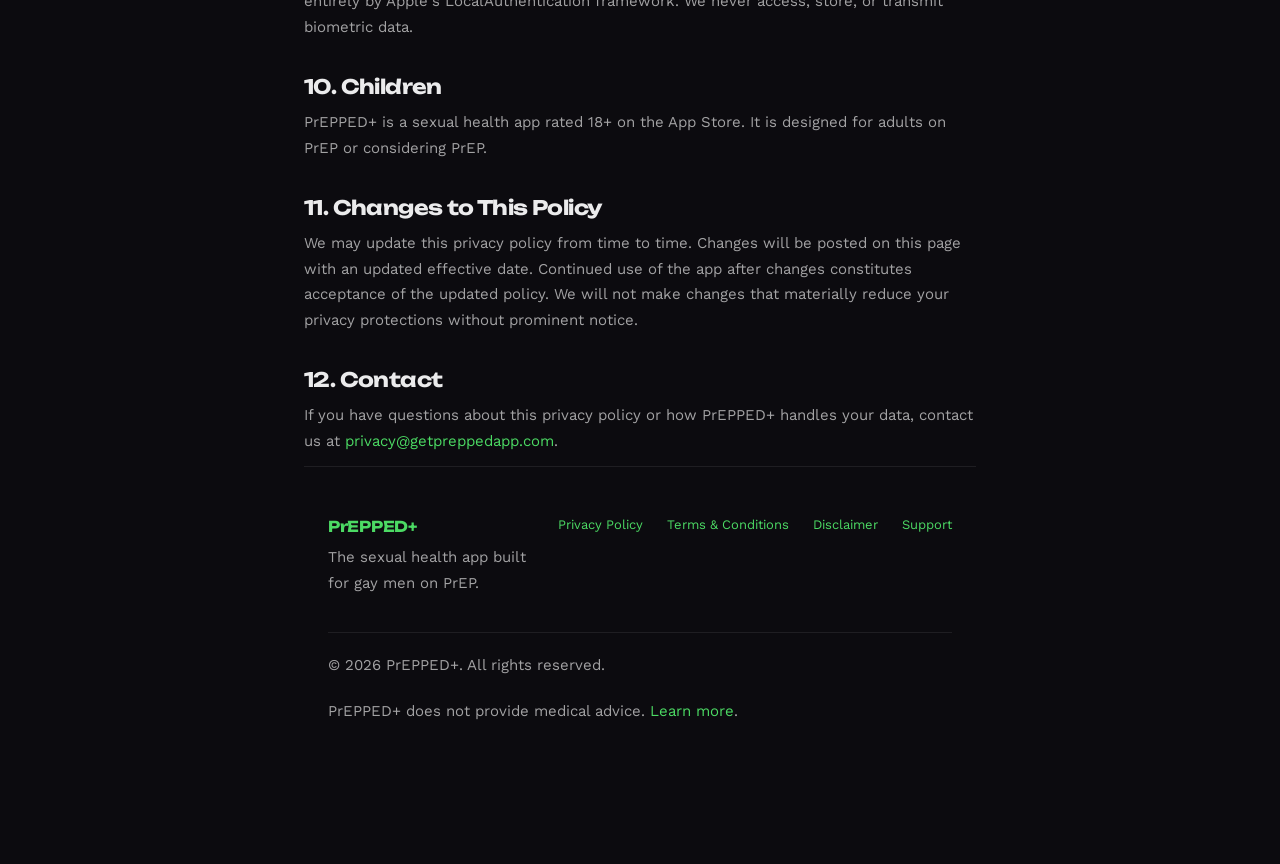
<file: privacy.html>
<!DOCTYPE html>
<html lang="en">
<head>
    <meta charset="UTF-8">
    <meta name="viewport" content="width=device-width, initial-scale=1.0">
    <title>Privacy Policy — PrEPPED+</title>
    <meta name="description" content="PrEPPED+ Privacy Policy. Your health data stays on your device.">
    <meta name="theme-color" content="#0F0E11">
    <link rel="preconnect" href="https://fonts.googleapis.com">
    <link rel="preconnect" href="https://fonts.gstatic.com" crossorigin>
    <link href="https://fonts.googleapis.com/css2?family=Unbounded:wght@700;800&family=Work+Sans:wght@400;500;600;700&display=swap" rel="stylesheet">
    <link rel="stylesheet" href="style.css">
</head>
<body>
    <nav>
        <div class="nav-inner">
            <a href="/" class="logo">PrEPPED+</a>
            <div class="nav-links">
                <a href="/privacy.html">Privacy</a>
                <a href="/terms.html">Terms</a>
                <a href="/support.html">Support</a>
                <a href="/disclaimer.html">Disclaimer</a>
            </div>
        </div>
    </nav>

    <main style="padding-top: 72px;">
        <article class="legal">
            <h1>Privacy Policy</h1>
              <div class="effective-date">Effective date: April 1, 2026</div>
             
              <div class="intro">
                PrEPPED+ was built with privacy as a core principle. All of your health data stays on your device. We do not operate servers that store your personal or health information, and we have no ability to access it. Anonymous crash reports and anonymous usage analytics are collected to help us identify and fix technical issues and improve the user experience — these contain no health data and no personal information of any kind. 
              </div>
             
              <div class="section">
                <h2>1. Data Storage</h2>
                <p>All health data you enter into PrEPPED+ — including but not limited to PrEP dose logs, encounter records, STI test results, partner information, Doxy PEP logs, vaccines, and related notes are stored locally on your device using Apple's Core Data framework. It is not uploaded to any cloud service and we have no ability to access it.</p>
              </div>
             
              <div class="section">
                <h2>2. Data We Do Not Collect</h2>
                <p>We do not collect:</p>
                <ul>
                  <li>Names, email addresses, or account credentials — PrEPPED+ has no accounts</li>
                  <li>Health data — PrEP logs, encounters, test results, partner information, or symptom records</li>
                  <li>Partner phone numbers — numbers entered for anonymous partner notifications are sent directly to a third-party SMS service and are not stored on our servers or retained after delivery (see Section 3)</li>
                  <li>Persistent location data — your location is used only to determine your zip code to find nearby clinics and is not stored (see Section 3)</li>
                </ul>
                <p>Anonymous crash diagnostics and analytics are collected as described in Section 3. These contain no health data or personal information.</p>
              </div>
             
              <div class="section">
                <h2>3. Third-Party Services</h2>
                <p>PrEPPED+ uses the following third-party services:</p>
             
                <p><strong>RevenueCat</strong> — acts as a data processor to manage in-app subscriptions on our behalf. RevenueCat processes an anonymous app user ID and purchase transaction data from Apple solely to manage your subscription state. It does not receive any health data and does not use this data for its own purposes. <a href="https://www.revenuecat.com/privacy" target="_blank">See RevenueCat's Privacy Policy.</a>
             
                <p><strong>CDC NPIN API</strong> — powers the clinic finder feature. When you use the clinic finder, your zip code determined by your current location is sent to the US Centers for Disease Control and Prevention's National Prevention Information Network to retrieve nearby PrEP providers. No personal information, health data, or identifiers are included in this request. <a href="https://www.cdc.gov/other/privacy.html" target="_blank">See CDC's Privacy Policy.</a></p>
             
                <p><strong>Sentry</strong> — used for anonymous crash reporting to identify and fix technical issues. Sentry receives device model, iOS version, app version, and crash stack traces when the app crashes. No health data, personal information, partner names, or any user-generated content is included in crash reports. <a href="https://sentry.io/privacy/" target="_blank">See Sentry's Privacy Policy.</a></p>
             
                <p><strong>TelemetryDeck</strong> — used for anonymous usage analytics to improve the user experience. TelemetryDeck uses a privacy-first architecture that hashes all user identifiers on-device before transmission using a daily rotating salt. This means neither TelemetryDeck nor PrEPPED+ can identify individual users from analytics data. TelemetryDeck does not collect personally identifiable information and their data collection does not fall under GDPR or similar privacy laws by design. <a href="https://telemetrydeck.com/privacy/" target="_blank">See TelemetryDeck's Privacy Policy.</a></p>
          
                <p><strong>Textbelt</strong> — powers the anonymous partner notification feature. When you choose to notify a partner, the phone number you enter is sent to Textbelt solely to deliver a single anonymous SMS. PrEPPED+ does not store the phone number on any server, does not include your name or identity in the message, and does not transmit any health data. The phone number is sent directly from your device to Textbelt for delivery and is not retained by us. <a href="https://textbelt.com/" target="_blank">See Textbelt's website.</a></p>

                <p><strong>Apple App Store</strong> — handles payment processing for subscriptions. Apple's standard terms and privacy policy apply.</p>
              </div>
             
              <div class="section">
                <h2>4. Location Data</h2>
                <p>PrEPPED+ requests access your location only to determine your city and/or zip code when you use the clinic finder or local outbreak alert feature. Your zip code is used solely to find PrEP providers and health alerts near you and is sent to the CDC NPIN API and our backend API for this purpose. It is not stored on our servers, not linked to your identity, and not used for any other purpose. You can use all other features of PrEPPED+ without granting location access.</p>
              </div>
             
              <div class="section">
                <h2>5. Notifications</h2>
                <p>If you enable reminders — PrEP dose reminders, Doxy PEP reminders, or testing reminders — these are scheduled locally on your device using Apple's notification system. Notification content is generated on-device and is not sent through our servers. If you enable Discreet Notifications in settings, reminder text is replaced with generic language that does not reference health content.</p>
              </div>
             
              <div class="section">
                <h2>6. Anonymous Partner Notifications</h2>
                <p>PrEPPED+ includes a feature that allows you to send an anonymous SMS notification to a partner — for example, to suggest they get tested. When you use this feature:</p>
                <ul>
                  <li>The phone number you enter is sent directly from your device to Textbelt, a third-party SMS delivery service, to send a single anonymous message</li>
                  <li>The message does not include your name, identity, or any information that could identify you</li>
                  <li>No health data about you or your partner is included in the message</li>
                  <li>The phone number is not stored on our servers and is not retained by PrEPPED+ after delivery</li>
                  <li>We have no record of who you notified or when</li>
                </ul>
                <p>This feature is entirely optional and initiated only by your explicit action.</p>
              </div>

              <div class="section">
                <h2>7. Apple Watch and Widgets</h2>
                <p>If you use the PrEPPED+ Apple Watch app or home screen widgets, data is transferred between your iPhone and Apple Watch using Apple's WatchConnectivity framework. This communication happens directly between your paired devices and does not pass through any external server.</p>
              </div>
             
              <div class="section">
                <h2>8. Data Deletion</h2>
                <p>You can delete all data at any time from Settings → Delete All Data within the app. This permanently removes all encounters, test results, medication logs, partner information, and preferences from your device. Because we do not store your data remotely, deletion is immediate and irreversible.</p>
                <p>Uninstalling the app permanently removes all stored data from your device. Because we do not store your data remotely, this cannot be recovered. We recommend using the Delete All Data option in settings before uninstalling if you want to confirm all data is removed.</p>
              </div>
             
              <div class="section">
                <h2>9. Biometric Security</h2>
                <p>PrEPPED+ supports biometric (Face ID, Touch ID) to lock the app. Biometric data is handled entirely by Apple's LocalAuthentication framework. We never access, store, or transmit biometric data.</p>
              </div>
             
              <div class="section">
                <h2>10. Children</h2>
                <p>PrEPPED+ is a sexual health app rated 18+ on the App Store. It is designed for adults on PrEP or considering PrEP.</p>
              </div>
             
              <div class="section">
                <h2>11. Changes to This Policy</h2>
                <p>We may update this privacy policy from time to time. Changes will be posted on this page with an updated effective date. Continued use of the app after changes constitutes acceptance of the updated policy. We will not make changes that materially reduce your privacy protections without prominent notice.</p>
              </div>
             
              <div class="section">
                <h2>12. Contact</h2>
                <p>If you have questions about this privacy policy or how PrEPPED+ handles your data, contact us at <a href="mailto:privacy@getpreppedapp.com">privacy@getpreppedapp.com</a>.</p>
              </div>
             
    <footer>
        <div class="footer-inner">
            <div class="footer-brand">
                <span class="logo">PrEPPED+</span>
                <p>The sexual health app built for gay men on PrEP.</p>
            </div>
            <div class="footer-links">
                <a href="/privacy.html">Privacy Policy</a>
                <a href="/terms.html">Terms &amp; Conditions</a>
                <a href="/disclaimer.html">Disclaimer</a>
                <a href="/support.html">Support</a>
            </div>
            <div class="footer-legal">
                <p>&copy; 2026 PrEPPED+. All rights reserved.</p>
                <p>PrEPPED+ does not provide medical advice. <a href="/disclaimer.html">Learn more</a>.</p>
            </div>
        </div>
    </footer>
</body>
</html>
</file>
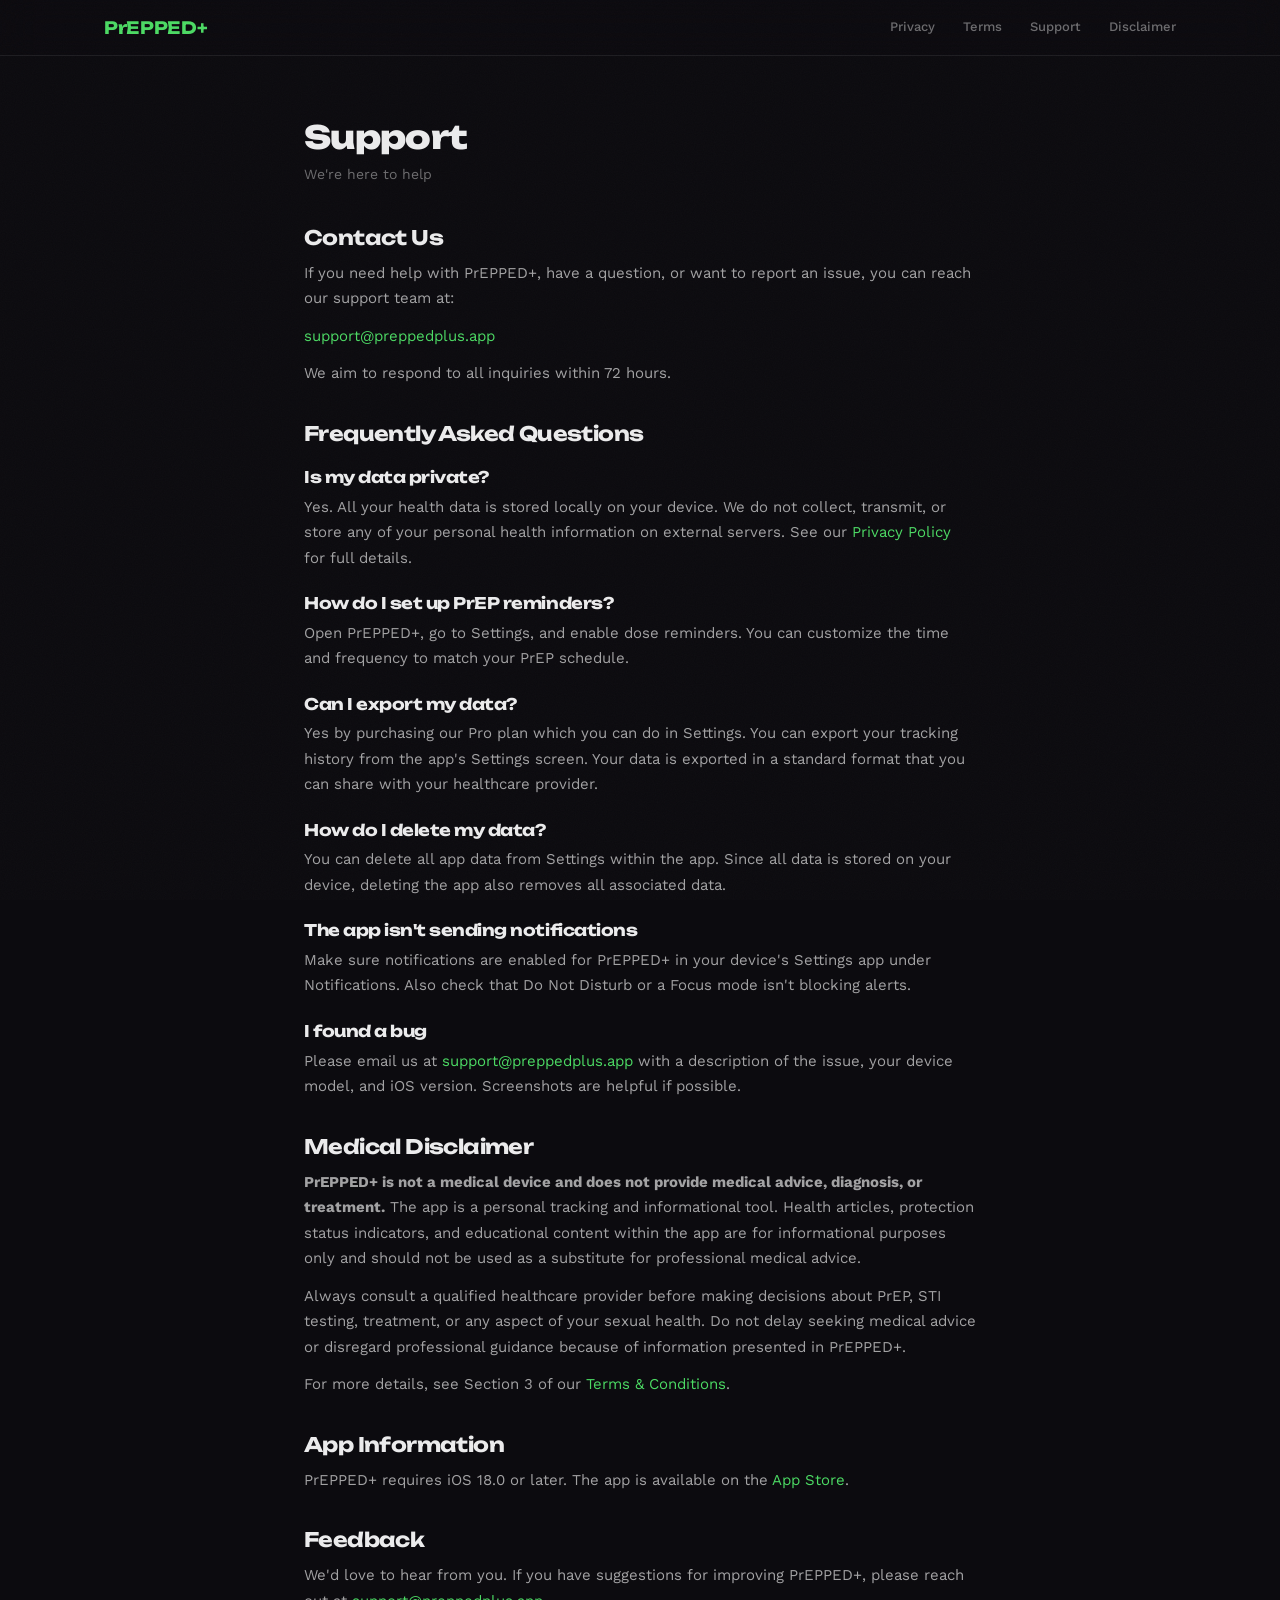
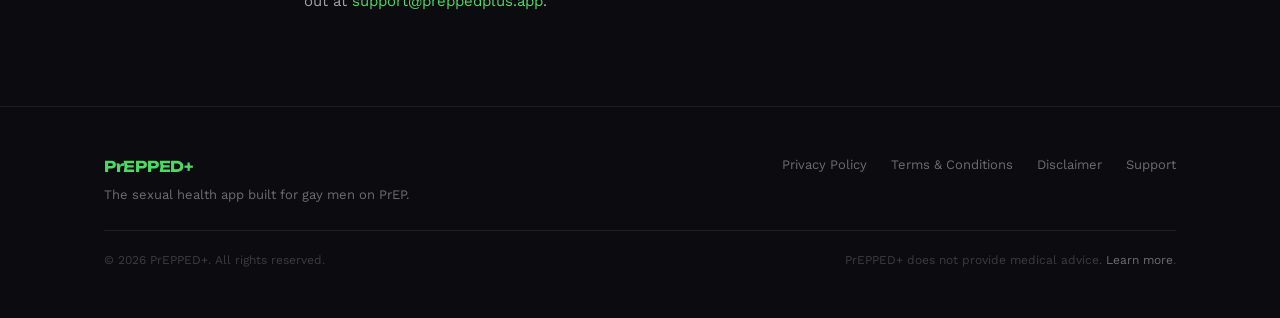
<file: support.html>
<!DOCTYPE html>
<html lang="en">
<head>
    <meta charset="UTF-8">
    <meta name="viewport" content="width=device-width, initial-scale=1.0">
    <title>Support — PrEPPED+</title>
    <meta name="description" content="Get help with PrEPPED+. Contact our support team, browse FAQs, and find answers to common questions.">
    <meta name="theme-color" content="#0F0E11">
    <link rel="preconnect" href="https://fonts.googleapis.com">
    <link rel="preconnect" href="https://fonts.gstatic.com" crossorigin>
    <link href="https://fonts.googleapis.com/css2?family=Unbounded:wght@700;800&family=Work+Sans:wght@400;500;600;700&display=swap" rel="stylesheet">
    <link rel="stylesheet" href="style.css">
</head>
<body>
    <nav>
        <div class="nav-inner">
            <a href="/" class="logo">PrEPPED+</a>
            <div class="nav-links">
                <a href="/privacy.html">Privacy</a>
                <a href="/terms.html">Terms</a>
                <a href="/support.html">Support</a>
                <a href="/disclaimer.html">Disclaimer</a>
            </div>
        </div>
    </nav>

    <main style="padding-top: 72px;">
        <section class="legal">
            <h1>Support</h1>
            <p class="effective-date">We're here to help</p>

            <h2>Contact Us</h2>
            <p>If you need help with PrEPPED+, have a question, or want to report an issue, you can reach our support team at:</p>
            <p><a href="mailto:support@preppedplus.app">support@preppedplus.app</a></p>
            <p>We aim to respond to all inquiries within 72 hours.</p>

            <h2>Frequently Asked Questions</h2>

            <h3 class="faq-question">Is my data private?</h3>
            <p>Yes. All your health data is stored locally on your device. We do not collect, transmit, or store any of your personal health information on external servers. See our <a href="/privacy.html">Privacy Policy</a> for full details.</p>

            <h3 class="faq-question">How do I set up PrEP reminders?</h3>
            <p>Open PrEPPED+, go to Settings, and enable dose reminders. You can customize the time and frequency to match your PrEP schedule.</p>

            <h3 class="faq-question">Can I export my data?</h3>
            <p>Yes by purchasing our Pro plan which you can do in Settings. You can export your tracking history from the app's Settings screen. Your data is exported in a standard format that you can share with your healthcare provider.</p>

            <h3 class="faq-question">How do I delete my data?</h3>
            <p>You can delete all app data from Settings within the app. Since all data is stored on your device, deleting the app also removes all associated data.</p>

            <h3 class="faq-question">The app isn't sending notifications</h3>
            <p>Make sure notifications are enabled for PrEPPED+ in your device's Settings app under Notifications. Also check that Do Not Disturb or a Focus mode isn't blocking alerts.</p>

            <h3 class="faq-question">I found a bug</h3>
            <p>Please email us at <a href="mailto:support@preppedplus.app">support@preppedplus.app</a> with a description of the issue, your device model, and iOS version. Screenshots are helpful if possible.</p>

            <h2>Medical Disclaimer</h2>
            <p><strong>PrEPPED+ is not a medical device and does not provide medical advice, diagnosis, or treatment.</strong> The app is a personal tracking and informational tool. Health articles, protection status indicators, and educational content within the app are for informational purposes only and should not be used as a substitute for professional medical advice.</p>
            <p>Always consult a qualified healthcare provider before making decisions about PrEP, STI testing, treatment, or any aspect of your sexual health. Do not delay seeking medical advice or disregard professional guidance because of information presented in PrEPPED+.</p>
            <p>For more details, see Section 3 of our <a href="/terms.html">Terms &amp; Conditions</a>.</p>

            <h2>App Information</h2>
            <p>PrEPPED+ requires iOS 18.0 or later. The app is available on the <a href="https://apps.apple.com/app/id6759814944">App Store</a>.</p>

            <h2>Feedback</h2>
            <p>We'd love to hear from you. If you have suggestions for improving PrEPPED+, please reach out at <a href="mailto:support@preppedplus.app">support@preppedplus.app</a>.</p>
        </section>
    </main>

    <footer>
        <div class="footer-inner">
            <div class="footer-brand">
                <span class="logo">PrEPPED+</span>
                <p>The sexual health app built for gay men on PrEP.</p>
            </div>
            <div class="footer-links">
                <a href="/privacy.html">Privacy Policy</a>
                <a href="/terms.html">Terms &amp; Conditions</a>
                <a href="/disclaimer.html">Disclaimer</a>
                <a href="/support.html">Support</a>
            </div>
            <div class="footer-legal">
                <p>&copy; 2026 PrEPPED+. All rights reserved.</p>
                <p>PrEPPED+ does not provide medical advice. <a href="/disclaimer.html">Learn more</a>.</p>
            </div>
        </div>
    </footer>
</body>
</html>
</file>
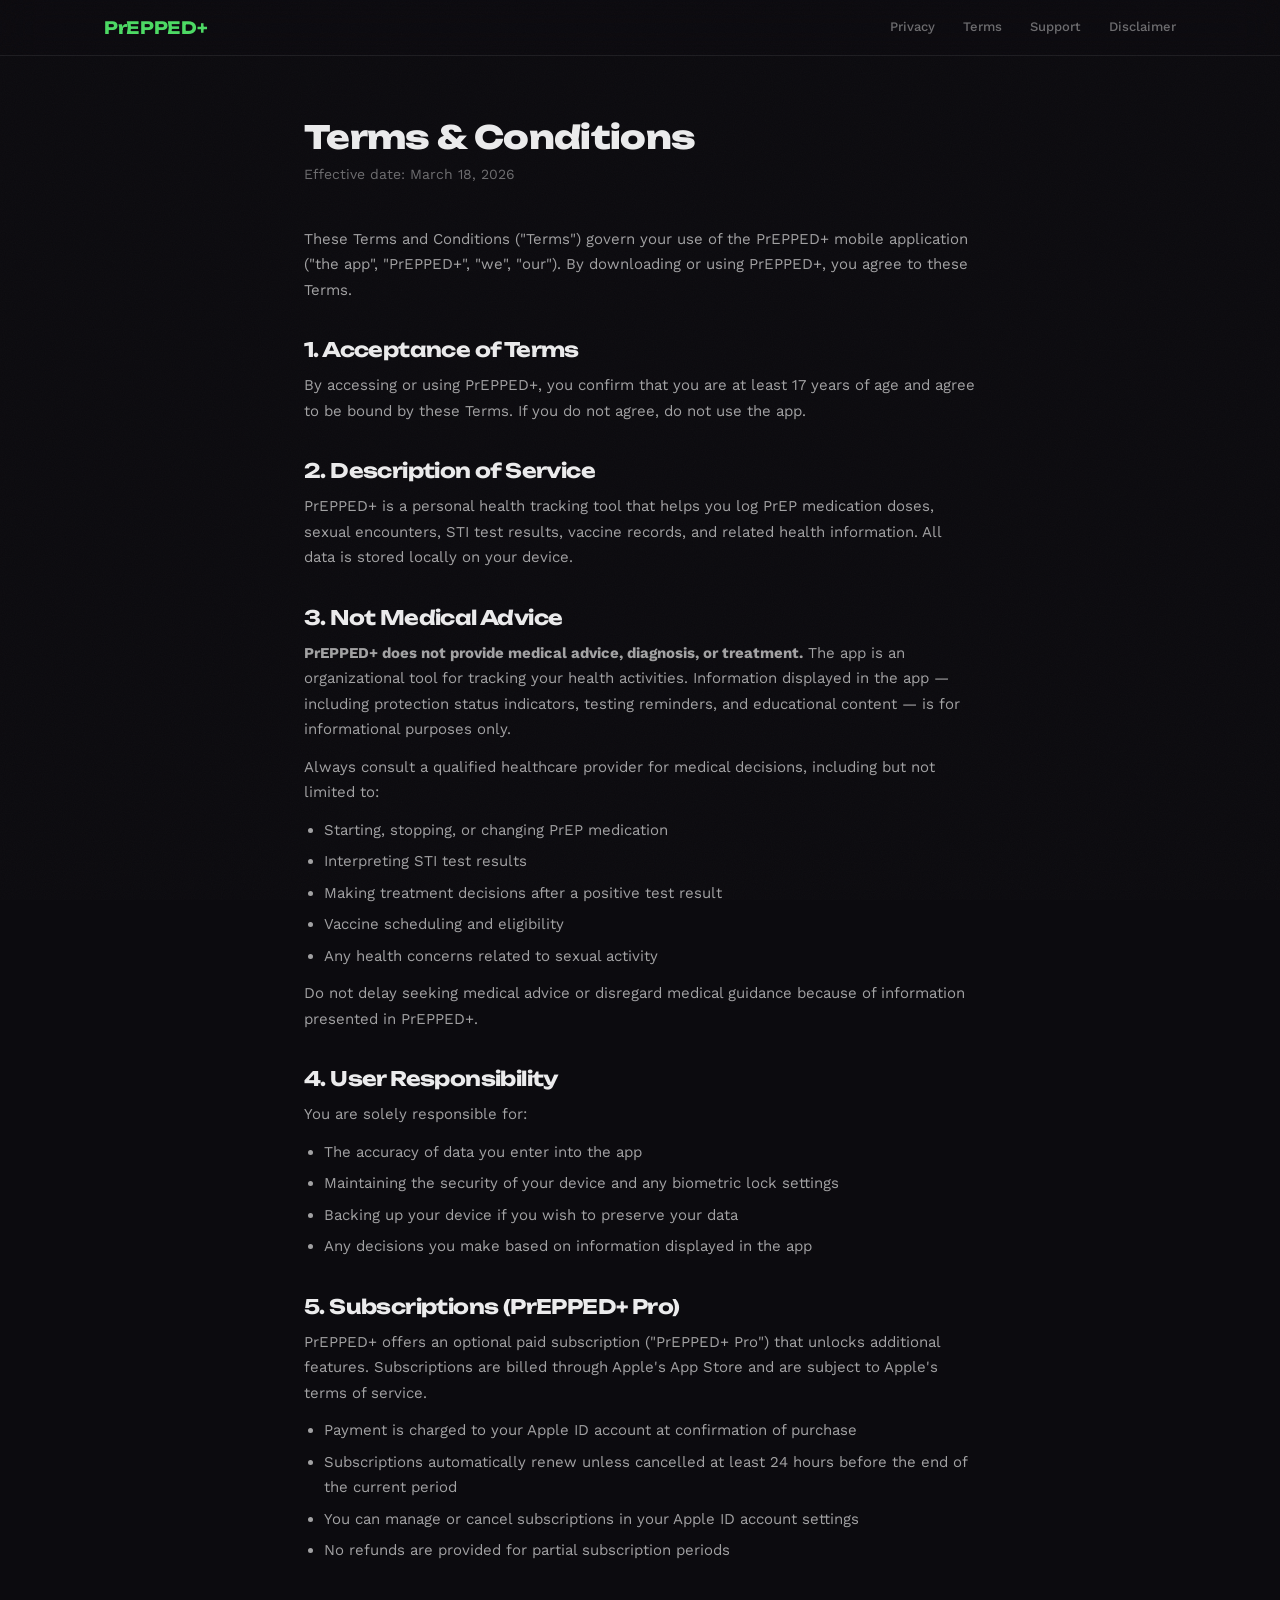
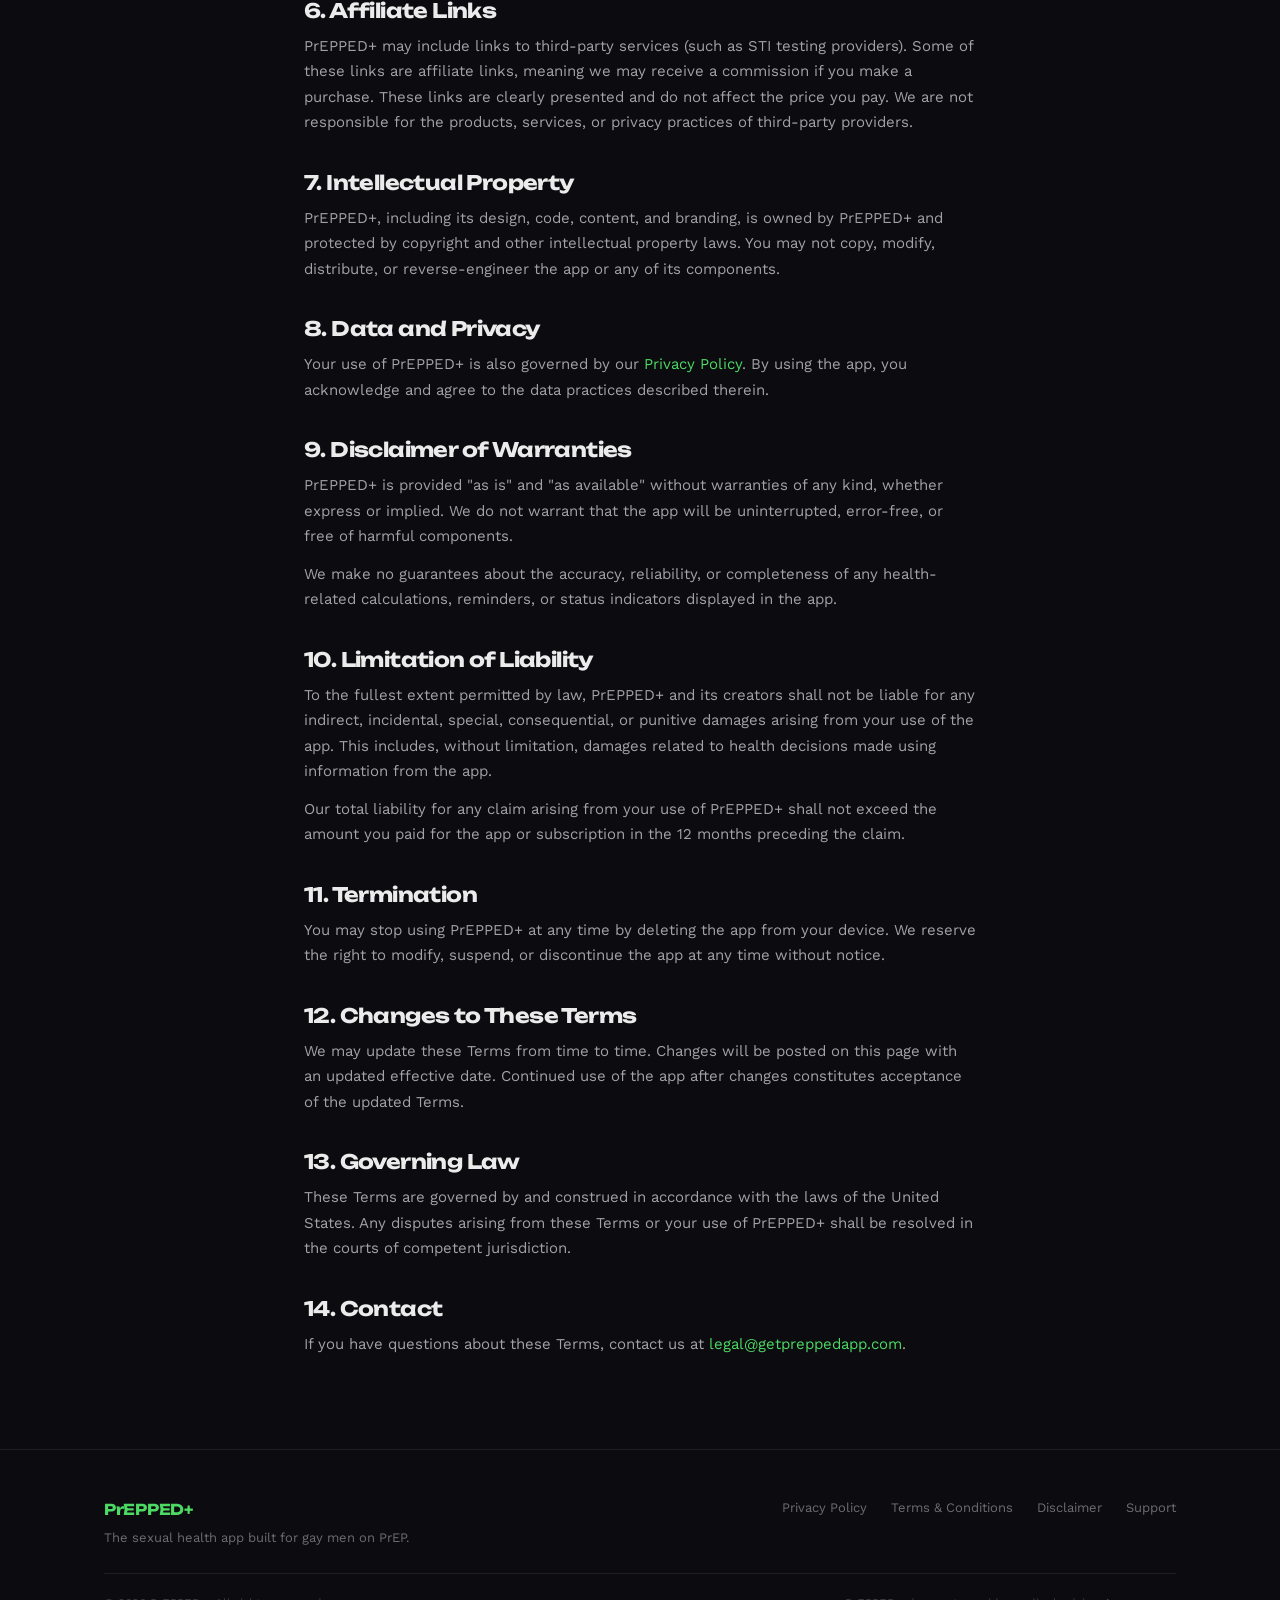
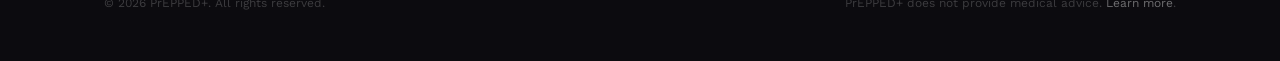
<file: terms.html>
<!DOCTYPE html>
<html lang="en">
<head>
    <meta charset="UTF-8">
    <meta name="viewport" content="width=device-width, initial-scale=1.0">
    <title>Terms &amp; Conditions — PrEPPED+</title>
    <meta name="description" content="PrEPPED+ Terms and Conditions.">
    <meta name="theme-color" content="#0F0E11">
    <link rel="preconnect" href="https://fonts.googleapis.com">
    <link rel="preconnect" href="https://fonts.gstatic.com" crossorigin>
    <link href="https://fonts.googleapis.com/css2?family=Unbounded:wght@700;800&family=Work+Sans:wght@400;500;600;700&display=swap" rel="stylesheet">
    <link rel="stylesheet" href="style.css">
</head>
<body>
    <nav>
        <div class="nav-inner">
            <a href="/" class="logo">PrEPPED+</a>
            <div class="nav-links">
                <a href="/privacy.html">Privacy</a>
                <a href="/terms.html">Terms</a>
                <a href="/support.html">Support</a>
                <a href="/disclaimer.html">Disclaimer</a>
            </div>
        </div>
    </nav>

    <main style="padding-top: 72px;">
        <article class="legal">
            <h1>Terms &amp; Conditions</h1>
            <p class="effective-date">Effective date: March 18, 2026</p>

            <p>These Terms and Conditions ("Terms") govern your use of the PrEPPED+ mobile application ("the app", "PrEPPED+", "we", "our"). By downloading or using PrEPPED+, you agree to these Terms.</p>

            <h2>1. Acceptance of Terms</h2>
            <p>By accessing or using PrEPPED+, you confirm that you are at least 17 years of age and agree to be bound by these Terms. If you do not agree, do not use the app.</p>

            <h2>2. Description of Service</h2>
            <p>PrEPPED+ is a personal health tracking tool that helps you log PrEP medication doses, sexual encounters, STI test results, vaccine records, and related health information. All data is stored locally on your device.</p>

            <h2>3. Not Medical Advice</h2>
            <p><strong>PrEPPED+ does not provide medical advice, diagnosis, or treatment.</strong> The app is an organizational tool for tracking your health activities. Information displayed in the app — including protection status indicators, testing reminders, and educational content — is for informational purposes only.</p>
            <p>Always consult a qualified healthcare provider for medical decisions, including but not limited to:</p>
            <ul>
                <li>Starting, stopping, or changing PrEP medication</li>
                <li>Interpreting STI test results</li>
                <li>Making treatment decisions after a positive test result</li>
                <li>Vaccine scheduling and eligibility</li>
                <li>Any health concerns related to sexual activity</li>
            </ul>
            <p>Do not delay seeking medical advice or disregard medical guidance because of information presented in PrEPPED+.</p>

            <h2>4. User Responsibility</h2>
            <p>You are solely responsible for:</p>
            <ul>
                <li>The accuracy of data you enter into the app</li>
                <li>Maintaining the security of your device and any biometric lock settings</li>
                <li>Backing up your device if you wish to preserve your data</li>
                <li>Any decisions you make based on information displayed in the app</li>
            </ul>

            <h2>5. Subscriptions (PrEPPED+ Pro)</h2>
            <p>PrEPPED+ offers an optional paid subscription ("PrEPPED+ Pro") that unlocks additional features. Subscriptions are billed through Apple's App Store and are subject to Apple's terms of service.</p>
            <ul>
                <li>Payment is charged to your Apple ID account at confirmation of purchase</li>
                <li>Subscriptions automatically renew unless cancelled at least 24 hours before the end of the current period</li>
                <li>You can manage or cancel subscriptions in your Apple ID account settings</li>
                <li>No refunds are provided for partial subscription periods</li>
            </ul>

            <h2>6. Affiliate Links</h2>
            <p>PrEPPED+ may include links to third-party services (such as STI testing providers). Some of these links are affiliate links, meaning we may receive a commission if you make a purchase. These links are clearly presented and do not affect the price you pay. We are not responsible for the products, services, or privacy practices of third-party providers.</p>

            <h2>7. Intellectual Property</h2>
            <p>PrEPPED+, including its design, code, content, and branding, is owned by PrEPPED+ and protected by copyright and other intellectual property laws. You may not copy, modify, distribute, or reverse-engineer the app or any of its components.</p>

            <h2>8. Data and Privacy</h2>
            <p>Your use of PrEPPED+ is also governed by our <a href="/privacy.html">Privacy Policy</a>. By using the app, you acknowledge and agree to the data practices described therein.</p>

            <h2>9. Disclaimer of Warranties</h2>
            <p>PrEPPED+ is provided "as is" and "as available" without warranties of any kind, whether express or implied. We do not warrant that the app will be uninterrupted, error-free, or free of harmful components.</p>
            <p>We make no guarantees about the accuracy, reliability, or completeness of any health-related calculations, reminders, or status indicators displayed in the app.</p>

            <h2>10. Limitation of Liability</h2>
            <p>To the fullest extent permitted by law, PrEPPED+ and its creators shall not be liable for any indirect, incidental, special, consequential, or punitive damages arising from your use of the app. This includes, without limitation, damages related to health decisions made using information from the app.</p>
            <p>Our total liability for any claim arising from your use of PrEPPED+ shall not exceed the amount you paid for the app or subscription in the 12 months preceding the claim.</p>

            <h2>11. Termination</h2>
            <p>You may stop using PrEPPED+ at any time by deleting the app from your device. We reserve the right to modify, suspend, or discontinue the app at any time without notice.</p>

            <h2>12. Changes to These Terms</h2>
            <p>We may update these Terms from time to time. Changes will be posted on this page with an updated effective date. Continued use of the app after changes constitutes acceptance of the updated Terms.</p>

            <h2>13. Governing Law</h2>
            <p>These Terms are governed by and construed in accordance with the laws of the United States. Any disputes arising from these Terms or your use of PrEPPED+ shall be resolved in the courts of competent jurisdiction.</p>

            <h2>14. Contact</h2>
            <p>If you have questions about these Terms, contact us at <a href="mailto:legal@getpreppedapp.com">legal@getpreppedapp.com</a>.</p>
        </article>
    </main>

    <footer>
        <div class="footer-inner">
            <div class="footer-brand">
                <span class="logo">PrEPPED+</span>
                <p>The sexual health app built for gay men on PrEP.</p>
            </div>
            <div class="footer-links">
                <a href="/privacy.html">Privacy Policy</a>
                <a href="/terms.html">Terms &amp; Conditions</a>
                <a href="/disclaimer.html">Disclaimer</a>
                <a href="/support.html">Support</a>
            </div>
            <div class="footer-legal">
                <p>&copy; 2026 PrEPPED+. All rights reserved.</p>
                <p>PrEPPED+ does not provide medical advice. <a href="/disclaimer.html">Learn more</a>.</p>
            </div>
        </div>
    </footer>
</body>
</html>
</file>
<file: style.css>
/* ======================================================
   PrEPPED+ — Lifestyle editorial design
   Fonts: Unbounded (brand) + Work Sans (body)
   Approach: Photo-forward, warm dark, magazine feel
   ====================================================== */

*, *::before, *::after { margin: 0; padding: 0; box-sizing: border-box; }

:root {
    /* Palette — warm dark, not tech-cold */
    --bg: #0c0b0f;
    --bg-warm: #110f14;
    --surface: rgba(255,255,255,0.04);
    --card: rgba(255,255,255,0.05);
    --card-hover: rgba(255,255,255,0.08);
    --border: rgba(255,255,255,0.08);
    --border-hover: rgba(255,255,255,0.14);

    /* Text */
    --t1: rgba(255,255,255,0.92);
    --t2: rgba(255,255,255,0.62);
    --t3: rgba(255,255,255,0.40);
    --t4: rgba(255,255,255,0.20);

    /* Accents */
    --green: #4CDA64;
    --green-dim: rgba(76,218,100,0.10);
    --cyan: #00D4FF;
    --red: #FF3B30;
    --amber: #F5A623;
    --orange: #FF9900;
    --purple: #AF7FEA;

    /* Layout */
    --max: 1120px;
    --gutter: 24px;
    --radius: 20px;
    --radius-sm: 14px;
}

html { scroll-behavior: smooth; }

body {
    font-family: 'Work Sans', -apple-system, sans-serif;
    background: var(--bg);
    color: var(--t1);
    line-height: 1.6;
    -webkit-font-smoothing: antialiased;
    overflow-x: hidden;
}

/* Noise grain overlay for tactile depth */
body::after {
    content: '';
    position: fixed;
    inset: 0;
    pointer-events: none;
    z-index: 9999;
    opacity: 0.025;
    background-image: url("data:image/svg+xml,%3Csvg viewBox='0 0 256 256' xmlns='http://www.w3.org/2000/svg'%3E%3Cfilter id='n'%3E%3CfeTurbulence type='fractalNoise' baseFrequency='0.9' numOctaves='4' stitchTiles='stitch'/%3E%3C/filter%3E%3Crect width='100%25' height='100%25' filter='url(%23n)'/%3E%3C/svg%3E");
    background-repeat: repeat;
    background-size: 256px;
}

/* Floating ambient orbs */
.orb {
    position: fixed;
    border-radius: 50%;
    filter: blur(80px);
    pointer-events: none;
    z-index: -1;
    opacity: 0;
    animation: orb-fade-in 2s ease forwards;
}
.orb--1 {
    width: 500px; height: 500px;
    background: radial-gradient(circle, rgba(76,218,100,0.08), transparent 70%);
    top: 20%; left: -10%;
    animation: orb-drift-1 25s ease-in-out infinite, orb-fade-in 2s ease forwards;
}
.orb--2 {
    width: 400px; height: 400px;
    background: radial-gradient(circle, rgba(0,212,255,0.06), transparent 70%);
    top: 50%; right: -10%;
    animation: orb-drift-2 30s ease-in-out infinite, orb-fade-in 2s ease forwards;
    animation-delay: 0.5s;
}
.orb--3 {
    width: 350px; height: 350px;
    background: radial-gradient(circle, rgba(175,127,234,0.06), transparent 70%);
    bottom: 10%; left: 30%;
    animation: orb-drift-3 20s ease-in-out infinite, orb-fade-in 2s ease forwards;
    animation-delay: 1s;
}

@keyframes orb-fade-in { to { opacity: 1; } }
@keyframes orb-drift-1 {
    0%, 100% { transform: translate(0, 0); }
    33% { transform: translate(60px, -40px); }
    66% { transform: translate(-30px, 50px); }
}
@keyframes orb-drift-2 {
    0%, 100% { transform: translate(0, 0); }
    33% { transform: translate(-50px, 30px); }
    66% { transform: translate(40px, -60px); }
}
@keyframes orb-drift-3 {
    0%, 100% { transform: translate(0, 0); }
    50% { transform: translate(50px, -30px); }
}

/* ======================================================
   Typography
   ====================================================== */

h1, h2, h3 {
    font-family: 'Unbounded', sans-serif;
    letter-spacing: -0.03em;
    line-height: 1.1;
}

.accent { color: var(--green); }

.eyebrow {
    display: block;
    font-family: 'Work Sans', sans-serif;
    font-size: 11px;
    font-weight: 600;
    letter-spacing: 0.18em;
    color: var(--green);
    text-transform: uppercase;
    margin-bottom: 20px;
}

/* ======================================================
   Scroll animations
   ====================================================== */

[data-animate] {
    opacity: 0;
    transform: translateY(32px);
    transition: opacity 0.8s cubic-bezier(0.22, 1, 0.36, 1),
                transform 0.8s cubic-bezier(0.22, 1, 0.36, 1);
}
[data-animate].visible {
    opacity: 1;
    transform: none;
}

/* Stagger children inside feature grids */
.feature-grid [data-animate]:nth-child(2) { transition-delay: 0.06s; }
.feature-grid [data-animate]:nth-child(3) { transition-delay: 0.12s; }
.feature-grid [data-animate]:nth-child(4) { transition-delay: 0.18s; }
.feature-grid [data-animate]:nth-child(5) { transition-delay: 0.24s; }
.feature-grid [data-animate]:nth-child(6) { transition-delay: 0.30s; }
.feature-grid [data-animate]:nth-child(7) { transition-delay: 0.36s; }
.extras-grid [data-animate]:nth-child(2) { transition-delay: 0.08s; }
.extras-grid [data-animate]:nth-child(3) { transition-delay: 0.16s; }

/* Hero stagger on page load */
[data-hero] > * {
    opacity: 0;
    transform: translateY(24px);
    transition: opacity 0.7s cubic-bezier(0.22, 1, 0.36, 1),
                transform 0.7s cubic-bezier(0.22, 1, 0.36, 1);
}
body.loaded [data-hero] > *:nth-child(1) { opacity: 1; transform: none; transition-delay: 0.15s; }
body.loaded [data-hero] > *:nth-child(2) { opacity: 1; transform: none; transition-delay: 0.30s; }
body.loaded [data-hero] > *:nth-child(3) { opacity: 1; transform: none; transition-delay: 0.45s; }
body.loaded [data-hero] > *:nth-child(4) { opacity: 1; transform: none; transition-delay: 0.60s; }

/* ======================================================
   Nav — minimal, just logo + CTA
   ====================================================== */

nav {
    position: fixed;
    top: 0; left: 0; right: 0;
    z-index: 100;
    background: rgba(12,11,15,0.75);
    backdrop-filter: blur(20px) saturate(1.3);
    -webkit-backdrop-filter: blur(20px) saturate(1.3);
    border-bottom: 1px solid var(--border);
}

.nav-inner {
    max-width: var(--max);
    margin: 0 auto;
    padding: 14px var(--gutter);
    display: flex;
    align-items: center;
    justify-content: space-between;
}

.logo {
    font-family: 'Unbounded', sans-serif;
    font-size: 17px;
    font-weight: 700;
    color: var(--green);
    text-decoration: none;
    letter-spacing: -0.02em;
}

.nav-cta {
    font-family: 'Unbounded', sans-serif;
    font-size: 12px;
    font-weight: 700;
    color: var(--bg);
    background: var(--green);
    padding: 10px 22px;
    border-radius: 100px;
    text-decoration: none;
    letter-spacing: -0.01em;
    transition: transform 0.25s, box-shadow 0.25s;
    position: relative;
}
.nav-cta:hover {
    transform: translateY(-1px);
    box-shadow: 0 4px 20px rgba(76,218,100,0.3);
}
.nav-cta::before {
    content: '';
    position: absolute;
    inset: -1px;
    border-radius: inherit;
    background: var(--green);
    filter: blur(10px);
    opacity: 0.3;
    z-index: -1;
}

/* Nav links for sub-pages */
.nav-links {
    display: flex;
    gap: 28px;
}
.nav-links a {
    font-size: 13px;
    font-weight: 500;
    color: var(--t3);
    text-decoration: none;
    transition: color 0.2s;
}
.nav-links a:hover { color: var(--t1); }

.mobile-menu-btn { display: none; }

/* ======================================================
   HERO — Full bleed photo with text overlay
   ====================================================== */

.hero {
    position: relative;
    min-height: 100svh;
    display: flex;
    align-items: flex-end;
    overflow: hidden;
}

.hero-photo {
    position: absolute;
    inset: 0;
}
.hero-photo img {
    width: 100%;
    height: 100%;
    object-fit: cover;
    object-position: center 30%;
    animation: ken-burns 20s ease-in-out infinite alternate;
}

@keyframes ken-burns {
    0% { transform: scale(1) translate(0, 0); }
    100% { transform: scale(1.08) translate(-1%, -1%); }
}

.hero-overlay {
    position: absolute;
    inset: 0;
    background:
        linear-gradient(to top, var(--bg) 0%, rgba(12,11,15,0.6) 40%, rgba(12,11,15,0.15) 70%, rgba(12,11,15,0.3) 100%);
}

/* Animated gradient shimmer on hero text */
.hero h1 .accent {
    background: linear-gradient(90deg, var(--green), var(--cyan), var(--green));
    background-size: 200% auto;
    -webkit-background-clip: text;
    -webkit-text-fill-color: transparent;
    background-clip: text;
    animation: gradient-shift 4s ease-in-out infinite;
}

@keyframes gradient-shift {
    0%, 100% { background-position: 0% center; }
    50% { background-position: 200% center; }
}

.hero-content {
    position: relative;
    z-index: 2;
    max-width: var(--max);
    margin: 0 auto;
    padding: 0 var(--gutter) 80px;
    width: 100%;
}

.hero-eyebrow {
    font-family: 'Work Sans', sans-serif;
    font-size: 11px;
    font-weight: 600;
    letter-spacing: 0.18em;
    color: var(--green);
    margin-bottom: 20px;
}

.hero h1 {
    font-size: clamp(40px, 7vw, 80px);
    font-weight: 800;
    line-height: 1.02;
    margin-bottom: 20px;
    max-width: 600px;
}

.hero-sub {
    font-size: 18px;
    font-weight: 400;
    color: var(--t2);
    max-width: 440px;
    line-height: 1.65;
    margin-bottom: 32px;
}

.hero-actions {
    display: flex;
    align-items: center;
    gap: 20px;
    flex-wrap: wrap;
}

.hero-note {
    font-size: 13px;
    color: var(--t3);
    font-weight: 500;
}

/* Button */
.btn-primary {
    display: inline-flex;
    align-items: center;
    gap: 10px;
    font-family: 'Unbounded', sans-serif;
    font-size: 13px;
    font-weight: 700;
    color: var(--bg);
    background: var(--green);
    padding: 16px 32px;
    border-radius: 100px;
    text-decoration: none;
    letter-spacing: -0.01em;
    transition: transform 0.25s cubic-bezier(0.22, 1, 0.36, 1), box-shadow 0.25s;
    box-shadow: 0 4px 20px rgba(76,218,100,0.15);
}
.btn-primary:hover {
    transform: translateY(-2px);
    box-shadow: 0 8px 30px rgba(76,218,100,0.25), 0 0 60px rgba(76,218,100,0.1);
}
.btn-primary:active {
    transform: translateY(0) scale(0.98);
}

/* Pulsing glow behind CTA */
.btn-primary::before {
    content: '';
    position: absolute;
    inset: -2px;
    border-radius: inherit;
    background: var(--green);
    filter: blur(16px);
    opacity: 0.25;
    z-index: -1;
    animation: btn-pulse 3s ease-in-out infinite;
}
.btn-primary { position: relative; }

@keyframes btn-pulse {
    0%, 100% { opacity: 0.2; transform: scale(1); }
    50% { opacity: 0.35; transform: scale(1.05); }
}
.btn-large {
    font-size: 14px;
    padding: 18px 40px;
}

/* ======================================================
   TRUST STRIP
   ====================================================== */

.trust-strip {
    border-bottom: 1px solid var(--border);
    position: relative;
    overflow: hidden;
}

/* Animated gradient line under trust strip */
.trust-strip::after {
    content: '';
    position: absolute;
    bottom: -1px; left: 0;
    width: 200%; height: 1px;
    background: linear-gradient(90deg, transparent, var(--green), var(--cyan), var(--purple), transparent);
    animation: shimmer-line 4s linear infinite;
}

@keyframes shimmer-line {
    0% { transform: translateX(-50%); }
    100% { transform: translateX(0); }
}

.trust-inner {
    max-width: var(--max);
    margin: 0 auto;
    padding: 28px var(--gutter);
    display: flex;
    align-items: center;
    justify-content: center;
    gap: 40px;
    flex-wrap: wrap;
}

.trust-item {
    font-size: 14px;
    color: var(--t2);
    font-weight: 400;
}
.trust-item strong {
    color: var(--t1);
    font-weight: 700;
}

.trust-sep {
    width: 4px;
    height: 4px;
    border-radius: 50%;
    background: var(--t4);
}

/* ======================================================
   SECTION INTROS
   ====================================================== */

.section-intro {
    max-width: 560px;
    margin-bottom: 56px;
}

.section-intro h2 {
    font-size: clamp(28px, 4vw, 42px);
    font-weight: 800;
    margin-bottom: 16px;
}

.section-intro p {
    font-size: 17px;
    color: var(--t2);
    line-height: 1.7;
}

/* ======================================================
   FEATURES GRID
   ====================================================== */

.features {
    max-width: var(--max);
    margin: 0 auto;
    padding: 100px var(--gutter);
}

.feature-grid {
    display: grid;
    grid-template-columns: repeat(3, 1fr);
    gap: 14px;
}

.f-card {
    padding: 28px;
    background: var(--card);
    border: 1px solid var(--border);
    border-radius: var(--radius);
    transition: border-color 0.4s, background 0.4s, transform 0.4s, box-shadow 0.4s;
    position: relative;
    overflow: hidden;
}

/* Subtle gradient shimmer on hover */
.f-card::after {
    content: '';
    position: absolute;
    inset: 0;
    border-radius: inherit;
    opacity: 0;
    transition: opacity 0.4s;
    background: linear-gradient(135deg, rgba(76,218,100,0.03) 0%, transparent 50%, rgba(0,212,255,0.03) 100%);
}
.f-card:hover::after { opacity: 1; }

.f-card:hover {
    border-color: var(--border-hover);
    background: var(--card-hover);
    transform: translateY(-4px);
    box-shadow: 0 20px 60px rgba(0,0,0,0.3), 0 0 30px rgba(76,218,100,0.04);
}

.f-card--hero {
    grid-column: 1 / -1;
}

.f-icon {
    width: 46px;
    height: 46px;
    display: flex;
    align-items: center;
    justify-content: center;
    border-radius: 14px;
    margin-bottom: 20px;
    color: var(--c);
    background: color-mix(in srgb, var(--c) 10%, transparent);
}

.f-card h3 {
    font-size: 17px;
    font-weight: 700;
    margin-bottom: 8px;
}

.f-card p {
    font-size: 15px;
    color: var(--t2);
    line-height: 1.65;
}

.f-badge {
    display: inline-block;
    margin-top: 16px;
    font-size: 10px;
    font-weight: 700;
    letter-spacing: 0.12em;
    text-transform: uppercase;
    color: var(--green);
    background: var(--green-dim);
    border: 1px solid rgba(76,218,100,0.15);
    padding: 5px 12px;
    border-radius: 100px;
}

/* ======================================================
   EDITORIAL PHOTO BREAK
   ====================================================== */

.editorial {
    padding: 0 var(--gutter) 100px;
    max-width: var(--max);
    margin: 0 auto;
}

.editorial-grid {
    display: grid;
    grid-template-columns: 1.2fr 0.8fr;
    grid-template-rows: auto auto;
    gap: 14px;
}

.editorial-photo {
    position: relative;
    border-radius: var(--radius);
    overflow: hidden;
}
.editorial-photo img {
    width: 100%;
    height: 100%;
    object-fit: cover;
    display: block;
    transition: transform 0.8s cubic-bezier(0.22, 1, 0.36, 1), filter 0.8s;
    filter: brightness(0.9) saturate(1.1);
}
.editorial-photo:hover img {
    transform: scale(1.06);
    filter: brightness(1) saturate(1.2);
}

/* Colored glow behind editorial photos on hover */
.editorial-photo::after {
    content: '';
    position: absolute;
    inset: 0;
    border-radius: inherit;
    opacity: 0;
    transition: opacity 0.5s;
    box-shadow: inset 0 -60px 80px rgba(76,218,100,0.08);
}
.editorial-photo:hover::after { opacity: 1; }

.editorial-photo--tall {
    grid-row: 1 / 3;
    min-height: 480px;
}

.editorial-caption {
    position: absolute;
    bottom: 0; left: 0; right: 0;
    padding: 24px;
    font-family: 'Work Sans', sans-serif;
    font-size: 14px;
    font-weight: 600;
    color: white;
    background: linear-gradient(to top, rgba(0,0,0,0.6), transparent);
}

.editorial-pull {
    display: flex;
    align-items: center;
    justify-content: center;
    padding: 40px 32px;
    background: var(--card);
    border: 1px solid var(--border);
    border-radius: var(--radius);
}

.editorial-pull blockquote {
    font-family: 'Work Sans', sans-serif;
    font-size: 20px;
    font-weight: 300;
    font-style: italic;
    color: var(--t2);
    text-align: center;
    line-height: 1.5;
    background: linear-gradient(135deg, var(--t2), var(--green));
    -webkit-background-clip: text;
    -webkit-text-fill-color: transparent;
    background-clip: text;
}

/* ======================================================
   SPOTLIGHT SECTIONS (Partner Notifs, Something Happened)
   ====================================================== */

.spotlight {
    max-width: var(--max);
    margin: 0 auto;
    padding: 0 var(--gutter) 100px;
}

.spotlight-inner {
    display: grid;
    grid-template-columns: 1fr 1fr;
    gap: 56px;
    align-items: center;
    padding: 56px;
    background: var(--card);
    border: 1px solid var(--border);
    border-radius: var(--radius);
}

.spotlight--reversed .spotlight-inner {
    direction: rtl;
}
.spotlight--reversed .spotlight-inner > * {
    direction: ltr;
}

.spotlight-text h2 {
    font-size: clamp(24px, 3vw, 34px);
    font-weight: 800;
    margin-bottom: 16px;
}

.spotlight-text > p {
    font-size: 16px;
    color: var(--t2);
    line-height: 1.7;
    margin-bottom: 24px;
}

/* Checklist */
.check-list {
    list-style: none;
    display: flex;
    flex-direction: column;
    gap: 12px;
}

.check-list li {
    display: flex;
    align-items: flex-start;
    gap: 12px;
    font-size: 14px;
    color: var(--t2);
    line-height: 1.5;
}

.check-list li::before {
    content: '';
    flex-shrink: 0;
    width: 20px;
    height: 20px;
    margin-top: 1px;
    border-radius: 50%;
    background: var(--green-dim);
    background-image: url("data:image/svg+xml,%3Csvg viewBox='0 0 24 24' fill='none' stroke='%234CDA64' stroke-width='3' stroke-linecap='round' stroke-linejoin='round' xmlns='http://www.w3.org/2000/svg'%3E%3Cpolyline points='20 6 9 17 4 12'/%3E%3C/svg%3E");
    background-size: 12px;
    background-repeat: no-repeat;
    background-position: center;
}

/* SMS Mock */
.sms-mock {
    background: rgba(255,255,255,0.03);
    border: 1px solid var(--border);
    border-radius: var(--radius);
    padding: 24px;
    max-width: 340px;
    margin: 0 auto;
}

.sms-header {
    font-size: 11px;
    font-weight: 600;
    color: var(--t3);
    text-transform: uppercase;
    letter-spacing: 0.1em;
    margin-bottom: 16px;
    text-align: center;
}

.sms-bubble {
    background: rgba(255,255,255,0.06);
    border-radius: 18px 18px 18px 6px;
    padding: 16px 20px;
    font-size: 15px;
    font-style: italic;
    color: var(--t1);
    line-height: 1.55;
    margin-bottom: 12px;
}

.sms-footer {
    font-size: 12px;
    color: var(--t3);
    text-align: center;
    font-weight: 500;
}

/* Scenario Grid */
.scenario-grid {
    display: grid;
    grid-template-columns: 1fr 1fr;
    gap: 12px;
}

.scenario {
    display: flex;
    flex-direction: column;
    align-items: center;
    gap: 10px;
    padding: 24px 16px;
    border-radius: var(--radius-sm);
    text-align: center;
    color: var(--c);
    background: color-mix(in srgb, var(--c) 6%, transparent);
    border: 1px solid color-mix(in srgb, var(--c) 12%, transparent);
    transition: transform 0.3s, box-shadow 0.3s;
}
.scenario:hover {
    transform: translateY(-3px);
    box-shadow: 0 8px 30px color-mix(in srgb, var(--c) 15%, transparent);
}

.scenario span {
    font-size: 12px;
    font-weight: 600;
    color: var(--t2);
}

/* ======================================================
   EXTRAS (Watch, Widgets, Export)
   ====================================================== */

.extras {
    max-width: var(--max);
    margin: 0 auto;
    padding: 0 var(--gutter) 100px;
}

.extras-grid {
    display: grid;
    grid-template-columns: repeat(3, 1fr);
    gap: 14px;
}

/* ======================================================
   PRIVACY
   ====================================================== */

.privacy {
    max-width: var(--max);
    margin: 0 auto;
    padding: 0 var(--gutter) 100px;
}

.privacy-inner {
    padding: 56px;
    background: var(--card);
    border: 1px solid var(--border);
    border-radius: var(--radius);
    max-width: 640px;
}

.privacy-text h2 {
    font-size: clamp(24px, 3vw, 34px);
    font-weight: 800;
    margin-bottom: 16px;
}

.privacy-text > p {
    font-size: 16px;
    color: var(--t2);
    line-height: 1.7;
    margin-bottom: 24px;
}

.text-link {
    display: inline-block;
    margin-top: 20px;
    font-size: 14px;
    font-weight: 600;
    color: var(--green);
    text-decoration: none;
    transition: opacity 0.2s;
}
.text-link:hover { opacity: 0.75; }

/* ======================================================
   FIND CARE
   ====================================================== */

.find-care {
    max-width: var(--max);
    margin: 0 auto;
    padding: 0 var(--gutter) 100px;
}

.find-care-inner {
    padding: 48px 56px;
    background: var(--card);
    border: 1px solid var(--border);
    border-radius: var(--radius);
    max-width: 640px;
}

.find-care-inner h2 {
    font-size: clamp(22px, 3vw, 28px);
    font-weight: 800;
    margin-bottom: 12px;
}

.find-care-inner p {
    font-size: 15px;
    color: var(--t2);
    line-height: 1.65;
}

/* ======================================================
   CTA
   ====================================================== */

.cta {
    text-align: center;
    padding: 80px var(--gutter) 100px;
    max-width: var(--max);
    margin: 0 auto;
    position: relative;
}

/* Animated gradient glow behind CTA section */
.cta::before {
    content: '';
    position: absolute;
    top: 50%; left: 50%;
    transform: translate(-50%, -50%);
    width: 600px; height: 400px;
    background: radial-gradient(ellipse, rgba(76,218,100,0.08) 0%, rgba(0,212,255,0.04) 40%, transparent 70%);
    filter: blur(60px);
    pointer-events: none;
    animation: cta-glow 6s ease-in-out infinite alternate;
}

@keyframes cta-glow {
    0% { opacity: 0.6; transform: translate(-50%, -50%) scale(1); }
    100% { opacity: 1; transform: translate(-50%, -50%) scale(1.15); }
}

.cta h2 {
    font-size: clamp(30px, 5vw, 50px);
    font-weight: 800;
    margin-bottom: 20px;
    position: relative;
}

.cta > p {
    font-size: 17px;
    color: var(--t2);
    margin-bottom: 36px;
}

/* ======================================================
   FOOTER
   ====================================================== */

footer {
    border-top: 1px solid var(--border);
}

.footer-inner {
    max-width: var(--max);
    margin: 0 auto;
    padding: 48px var(--gutter);
    display: grid;
    grid-template-columns: 1fr auto;
    gap: 24px;
}

.footer-brand .logo {
    display: block;
    margin-bottom: 6px;
    font-size: 15px;
}

.footer-brand p {
    font-size: 13px;
    color: var(--t3);
}

.footer-links {
    display: flex;
    gap: 24px;
}

.footer-links a {
    font-size: 13px;
    color: var(--t3);
    text-decoration: none;
    transition: color 0.2s;
}
.footer-links a:hover { color: var(--t1); }

.footer-legal {
    grid-column: 1 / -1;
    padding-top: 20px;
    border-top: 1px solid var(--border);
    display: flex;
    justify-content: space-between;
    flex-wrap: wrap;
    gap: 8px;
}

.footer-legal p {
    font-size: 12px;
    color: var(--t4);
}

.footer-legal a {
    color: var(--t3);
    text-decoration: none;
}
.footer-legal a:hover { color: var(--green); }

/* ======================================================
   LEGAL PAGES (sub-pages)
   ====================================================== */

.legal {
    max-width: 720px;
    margin: 0 auto;
    padding: 48px var(--gutter) 80px;
}

.legal h1 {
    font-family: 'Unbounded', sans-serif;
    font-size: 32px;
    font-weight: 800;
    margin-bottom: 8px;
    letter-spacing: -0.02em;
}

.legal .effective-date {
    font-size: 14px;
    color: var(--t3);
    margin-bottom: 40px;
}

.legal .intro {
    font-size: 16px;
    color: var(--t2);
    line-height: 1.7;
    margin-bottom: 32px;
    padding-bottom: 32px;
    border-bottom: 1px solid var(--border);
}

.legal h2 {
    font-family: 'Unbounded', sans-serif;
    font-size: 20px;
    font-weight: 700;
    margin-top: 36px;
    margin-bottom: 12px;
    color: var(--t1);
}

.legal p, .legal li {
    color: var(--t2);
    font-size: 15px;
    line-height: 1.7;
    margin-bottom: 12px;
}

.legal ul { padding-left: 20px; margin-bottom: 12px; }
.legal li { margin-bottom: 6px; }
.legal a { color: var(--green); text-decoration: none; }
.legal a:hover { text-decoration: underline; }

.legal h3.faq-question {
    font-size: 16px;
    font-weight: 700;
    color: var(--t1);
    margin-top: 24px;
    margin-bottom: 8px;
}

/* ======================================================
   RESPONSIVE
   ====================================================== */

@media (max-width: 900px) {
    .feature-grid { grid-template-columns: 1fr 1fr; }
    .f-card--hero { grid-column: span 2; }

    .spotlight-inner {
        grid-template-columns: 1fr;
        padding: 40px 32px;
    }
    .spotlight--reversed .spotlight-inner { direction: ltr; }

    .editorial-grid {
        grid-template-columns: 1fr 1fr;
        grid-template-rows: auto auto;
    }
    .editorial-photo--tall {
        grid-row: auto;
        min-height: 300px;
    }

    .extras-grid { grid-template-columns: 1fr 1fr; }
    .extras-grid .f-card:last-child:nth-child(odd) { grid-column: 1 / -1; }

    .footer-inner { grid-template-columns: 1fr; }
    .footer-legal { flex-direction: column; }
}

@media (max-width: 640px) {
    :root { --gutter: 20px; }

    .nav-links { gap: 16px; }
    .nav-links a { font-size: 12px; }

    .hero-content { padding-bottom: 60px; }
    .hero h1 { font-size: 36px; }
    .hero-sub { font-size: 16px; }

    .btn-primary { font-size: 12px; padding: 14px 24px; }

    .trust-inner { gap: 20px; }
    .trust-sep { display: none; }

    .features, .extras, .editorial { padding-top: 72px; padding-bottom: 72px; }

    .feature-grid,
    .extras-grid { grid-template-columns: 1fr; }
    .f-card--hero { grid-column: span 1; }

    .editorial-grid { grid-template-columns: 1fr; }
    .editorial-photo--tall { min-height: 280px; }

    .spotlight { padding-bottom: 72px; }
    .spotlight-inner { padding: 32px 24px; gap: 32px; }

    .privacy-inner,
    .find-care-inner { padding: 32px 24px; }

    .cta { padding: 60px var(--gutter) 72px; }

    .footer-links { flex-wrap: wrap; gap: 16px; }
}

@media (max-width: 380px) {
    .hero h1 { font-size: 30px; }
    .trust-inner { flex-direction: column; gap: 12px; text-align: center; }
}

/* Reduced motion */
@media (prefers-reduced-motion: reduce) {
    *, *::before, *::after {
        animation-duration: 0.01ms !important;
        transition-duration: 0.01ms !important;
    }
}
</file>
